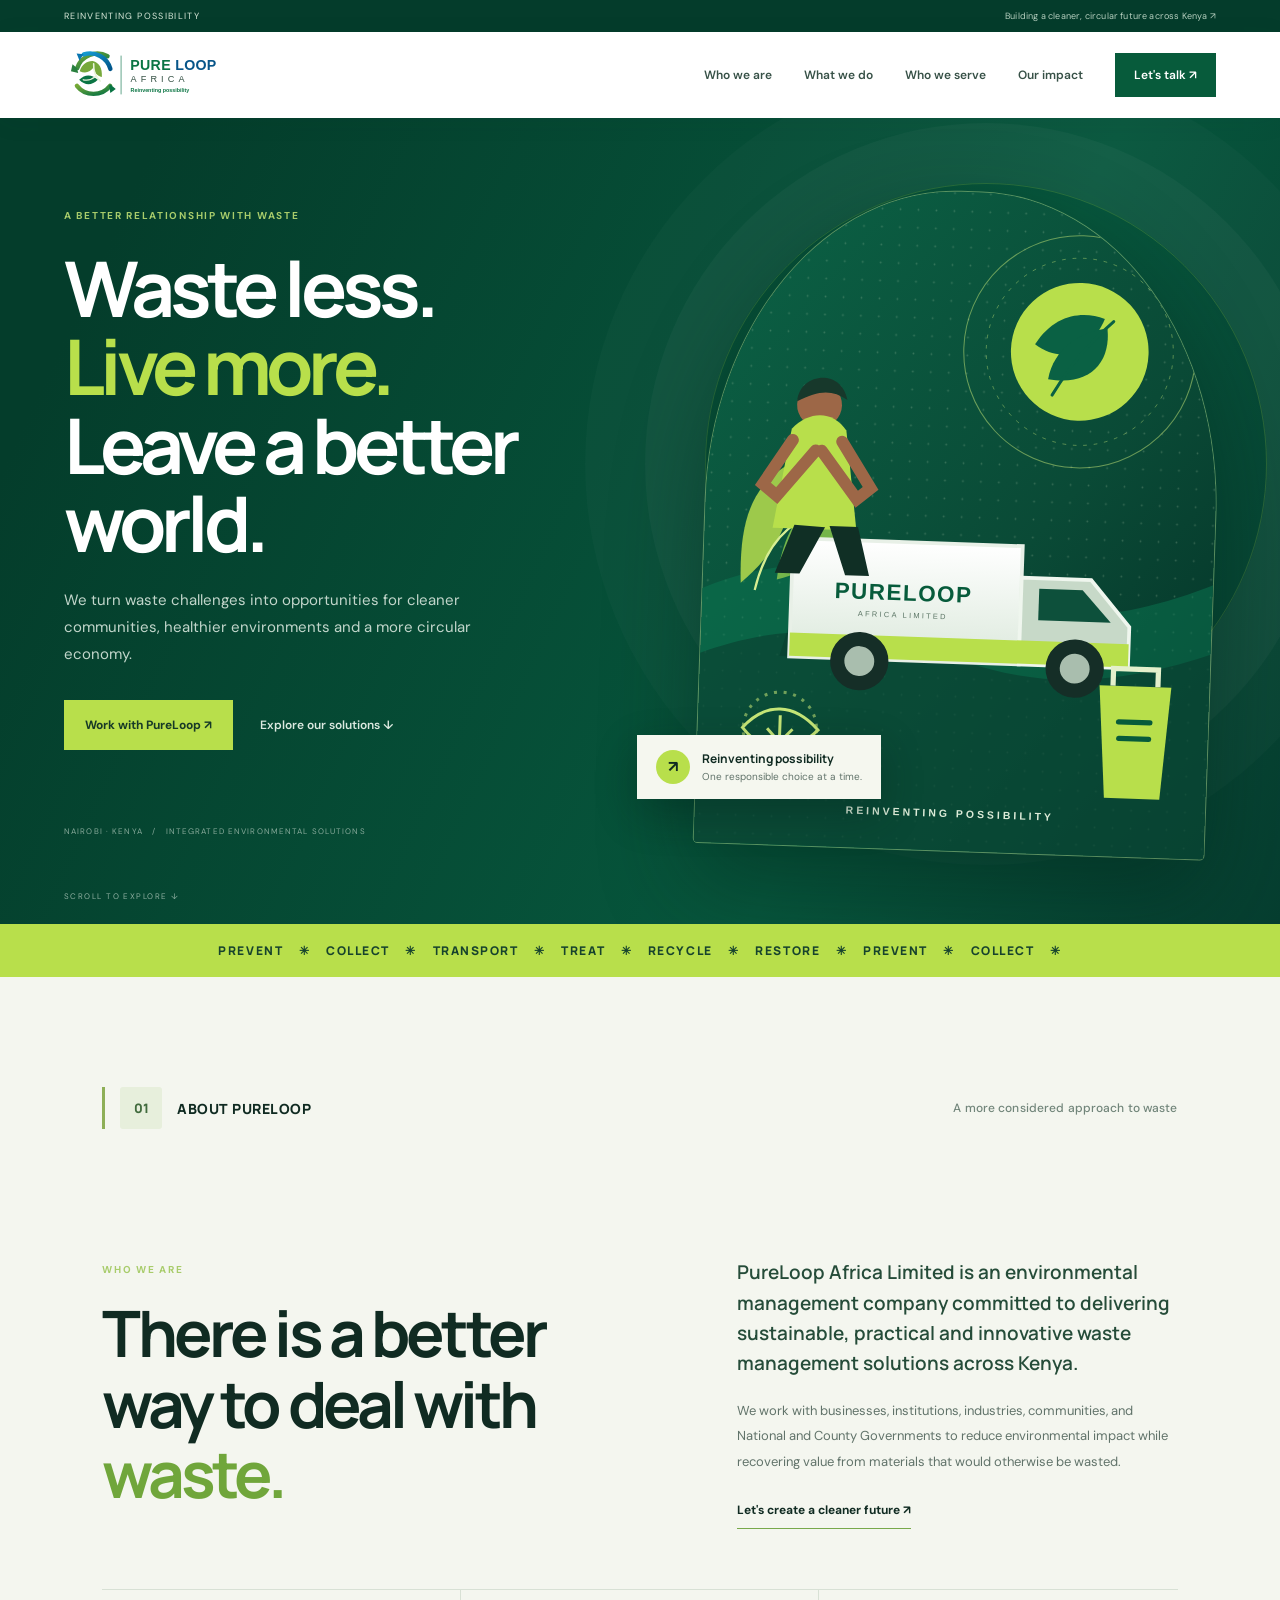
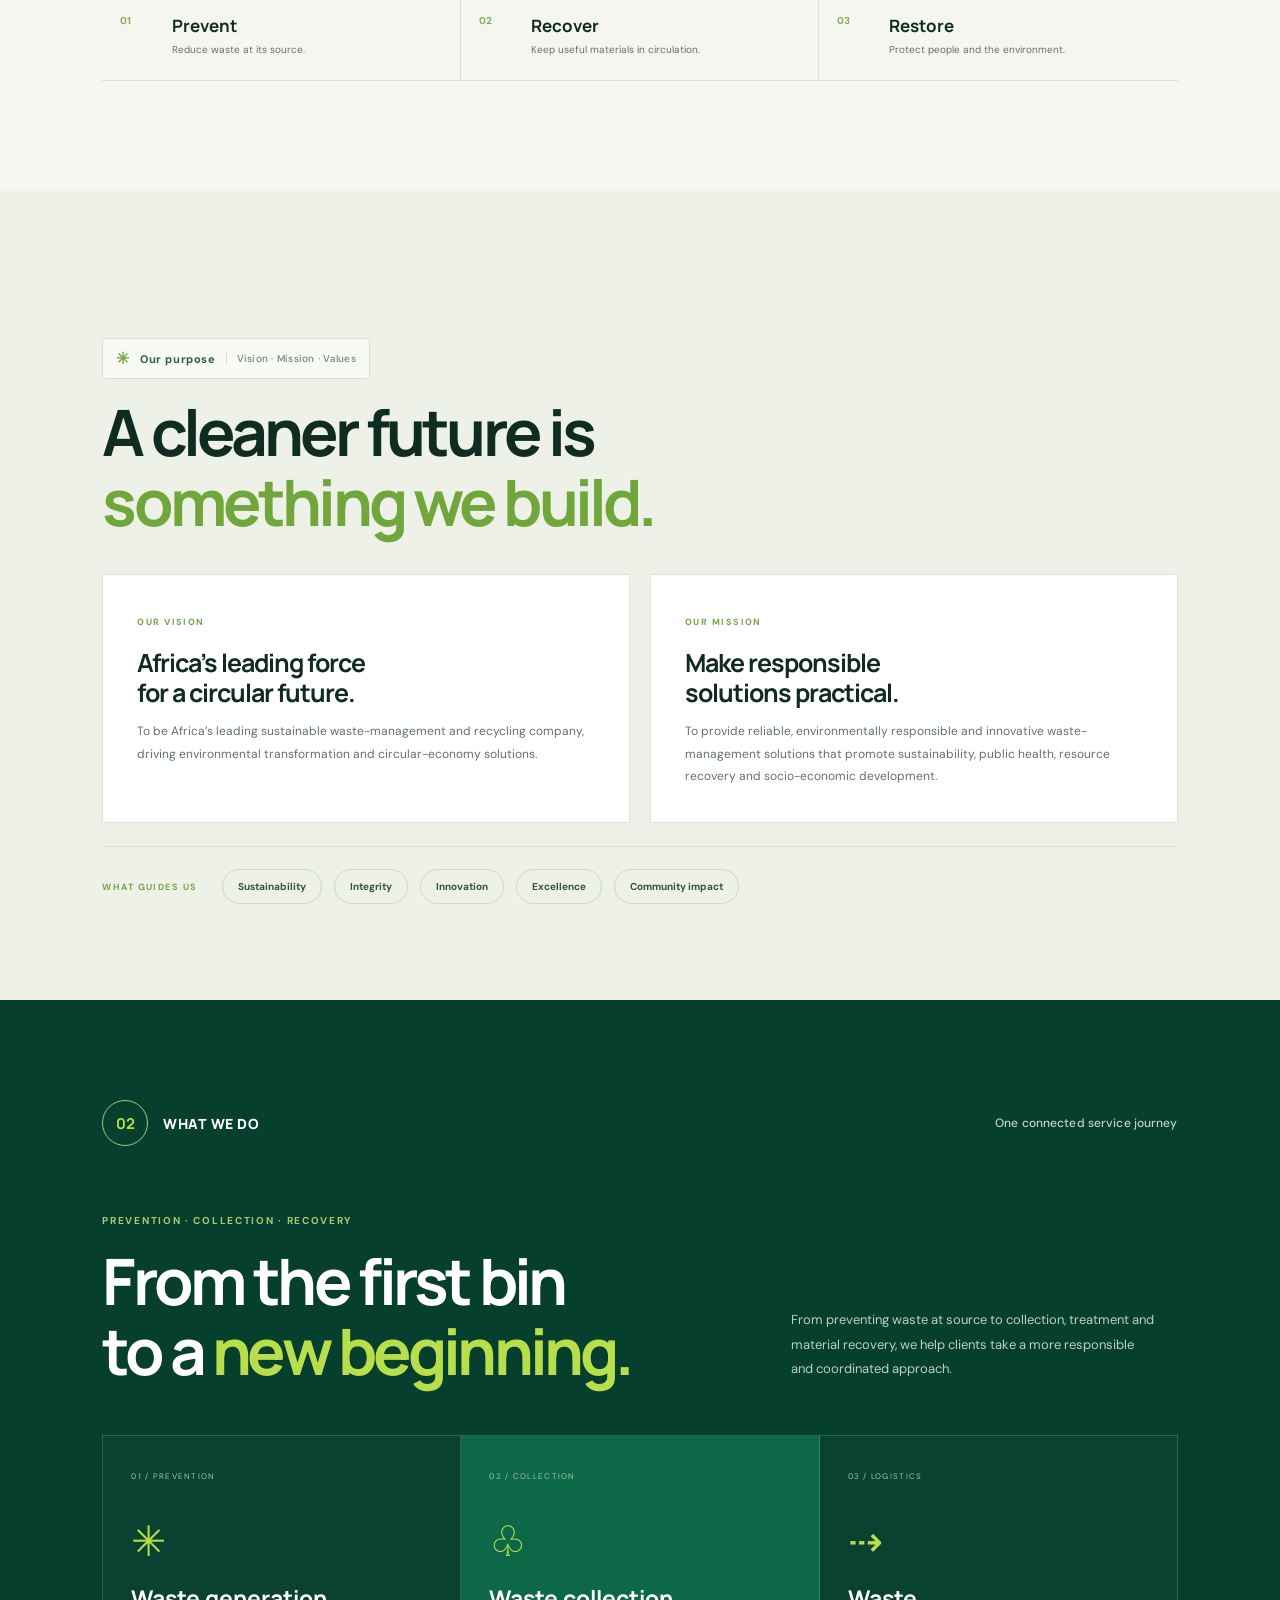
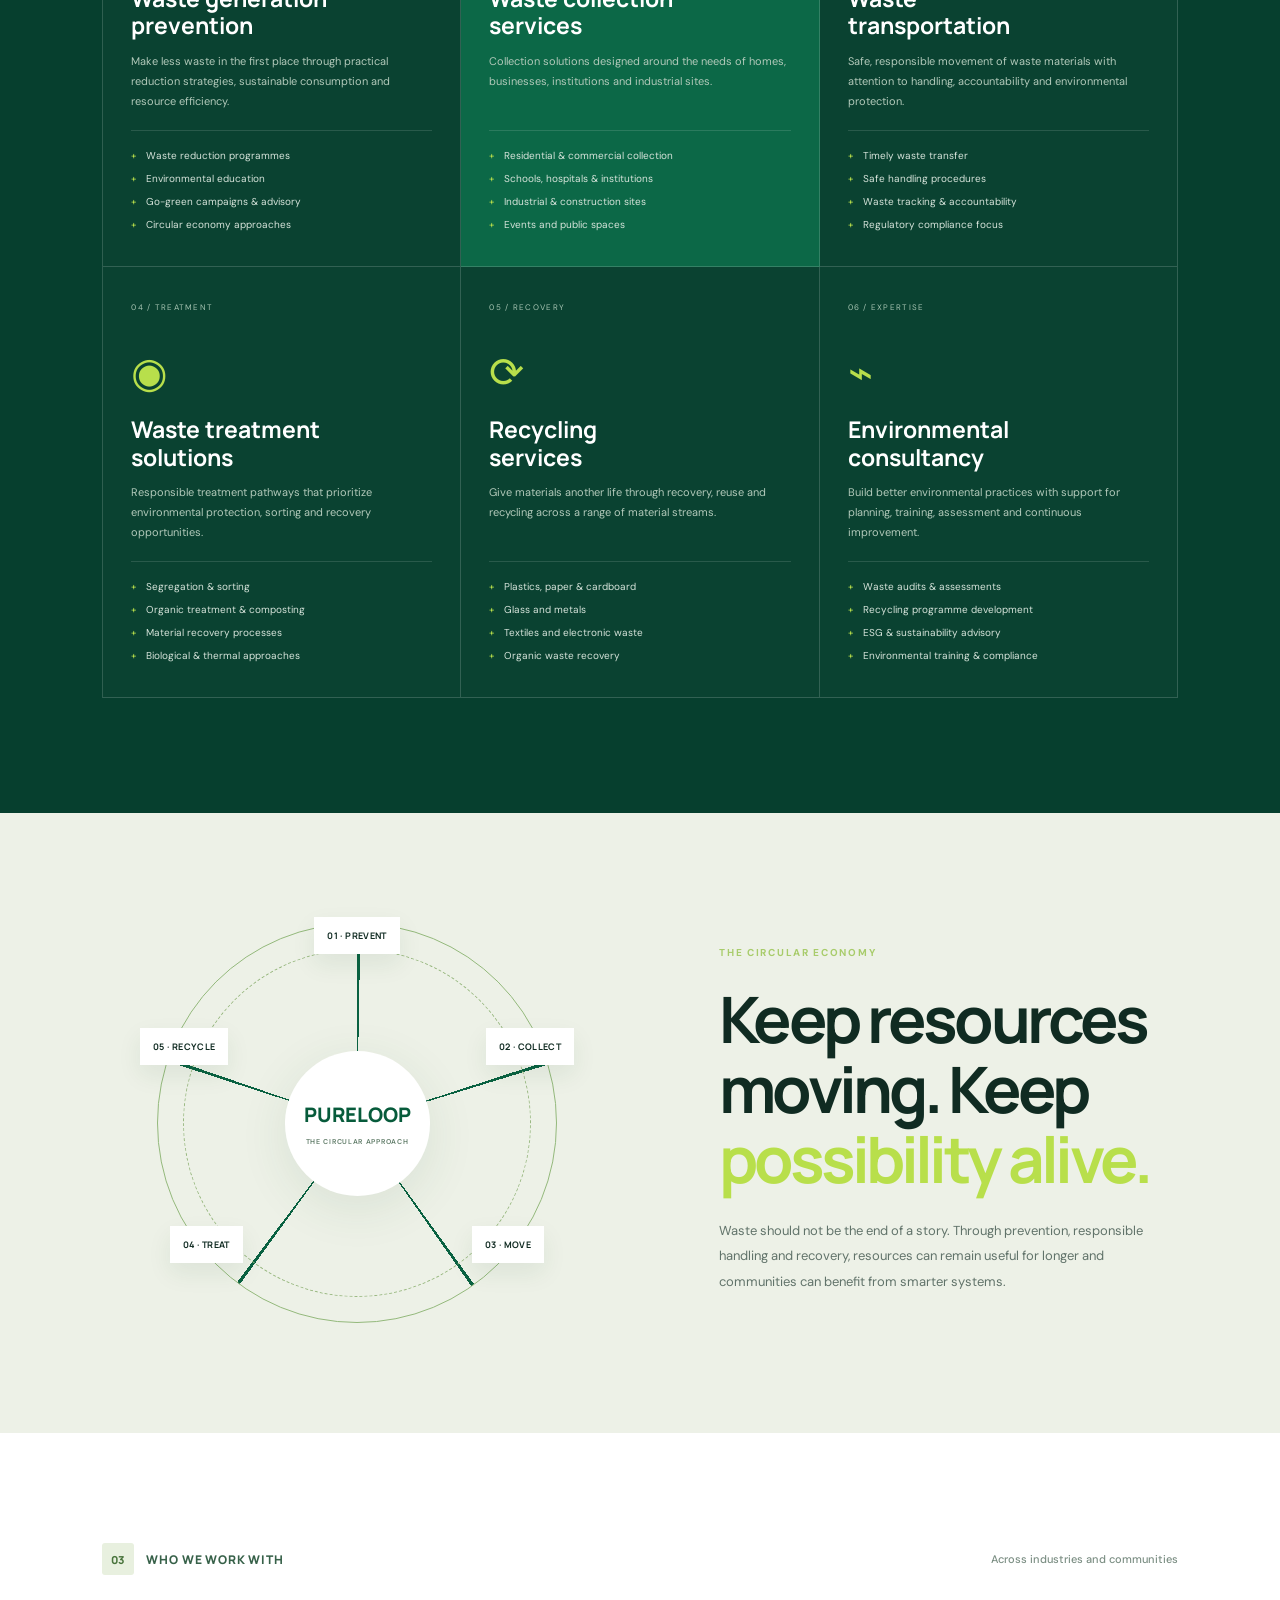
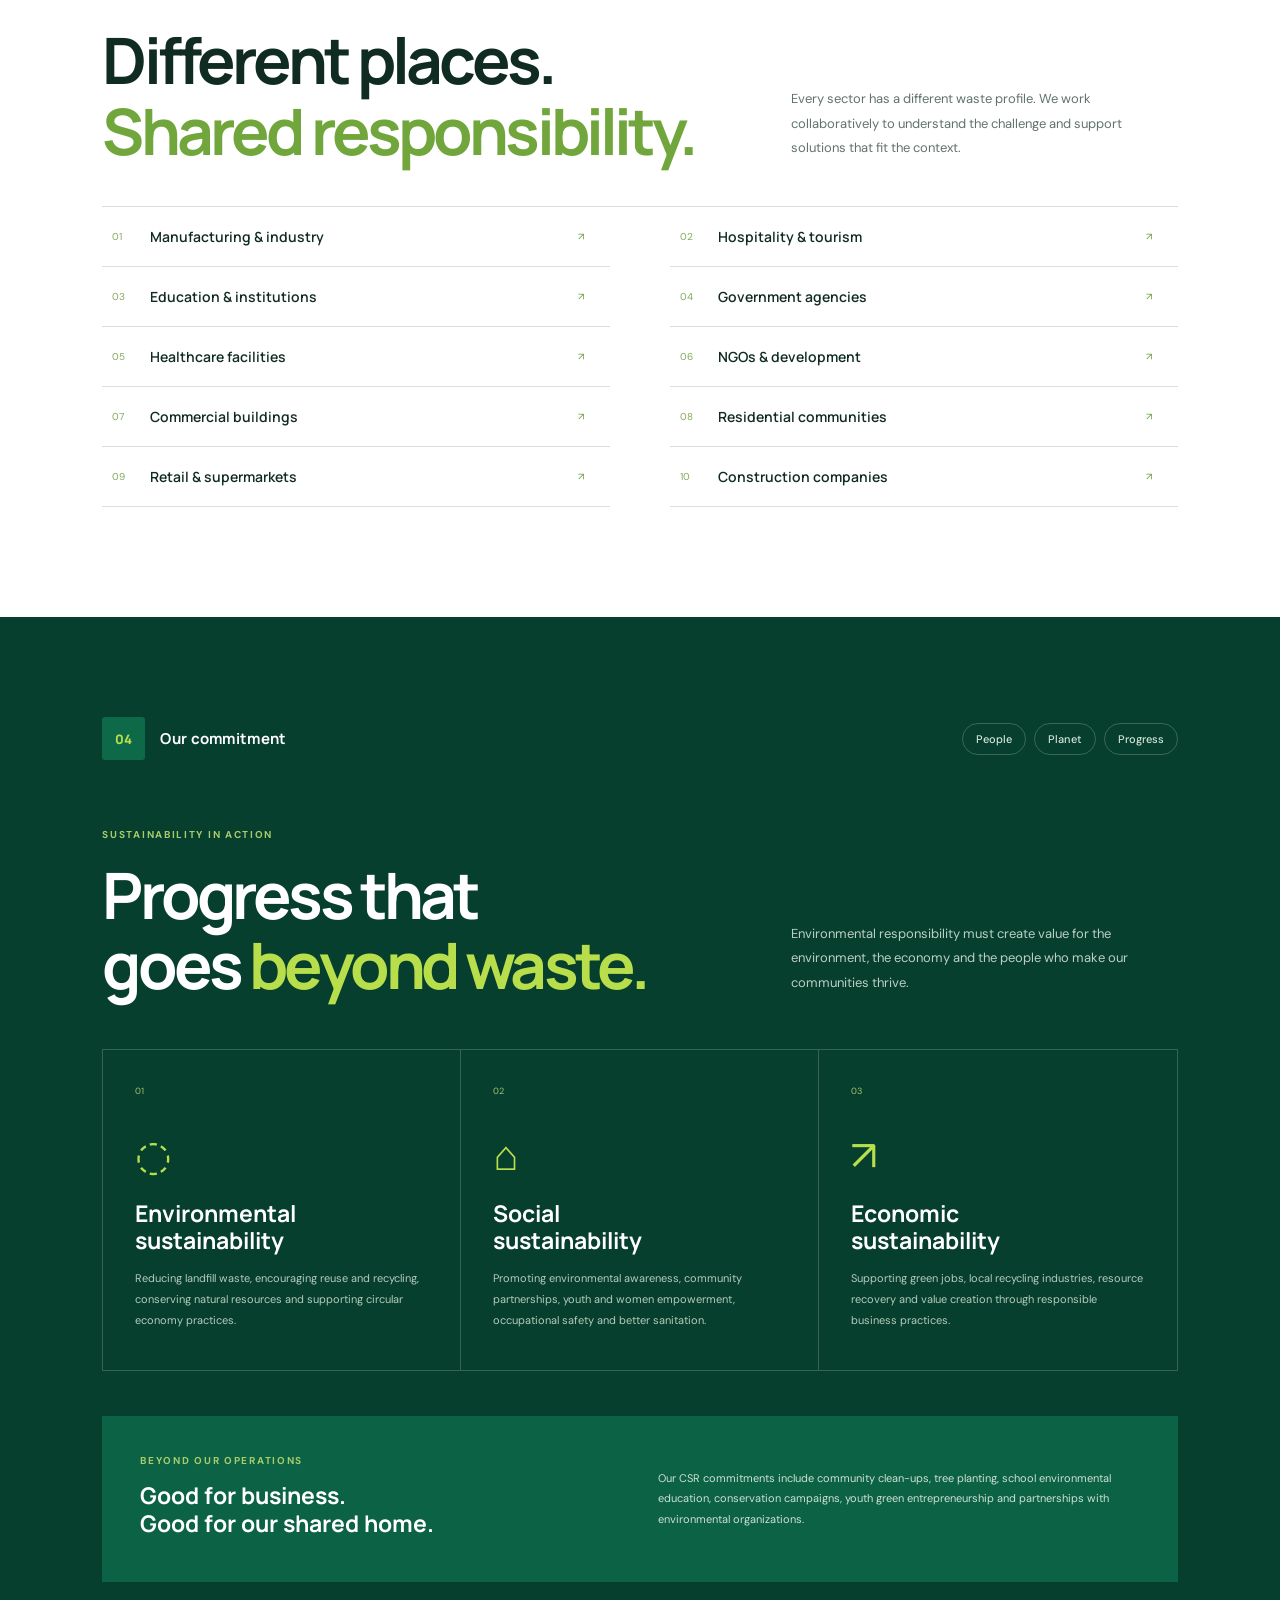
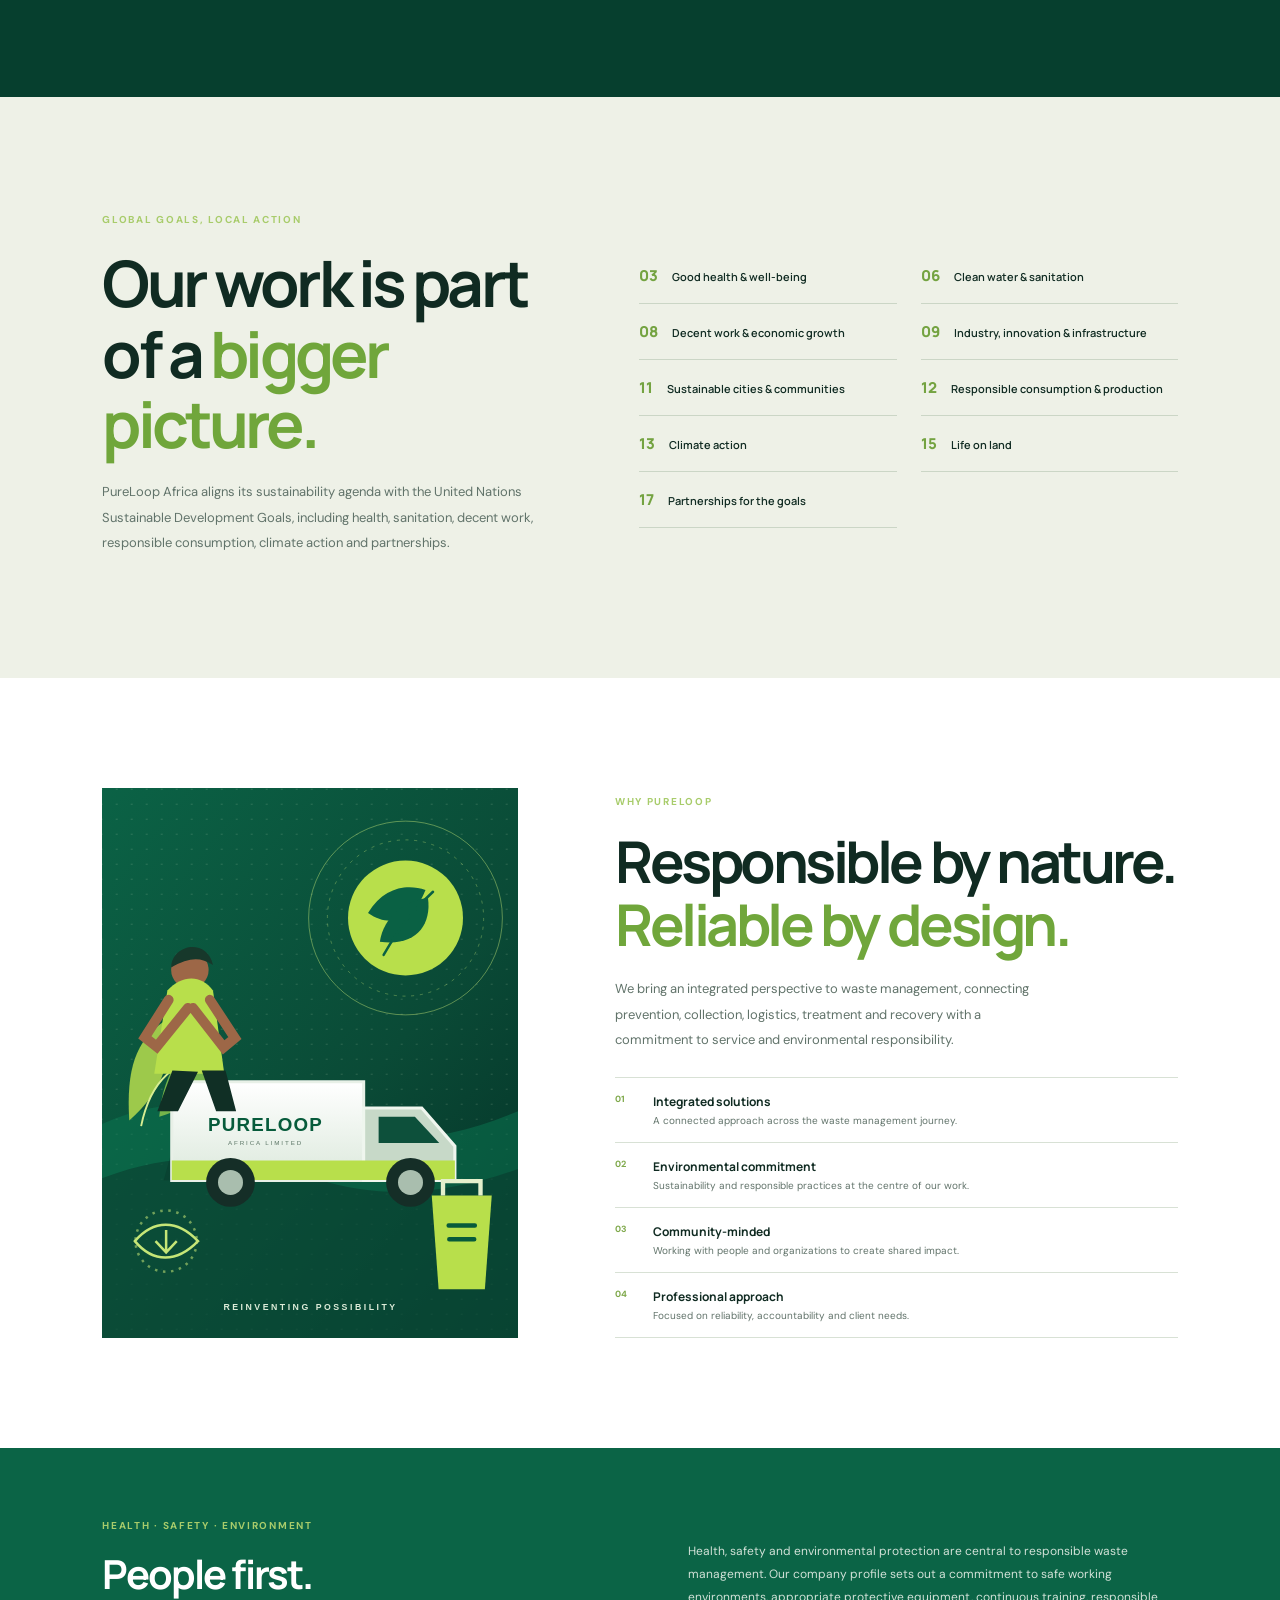
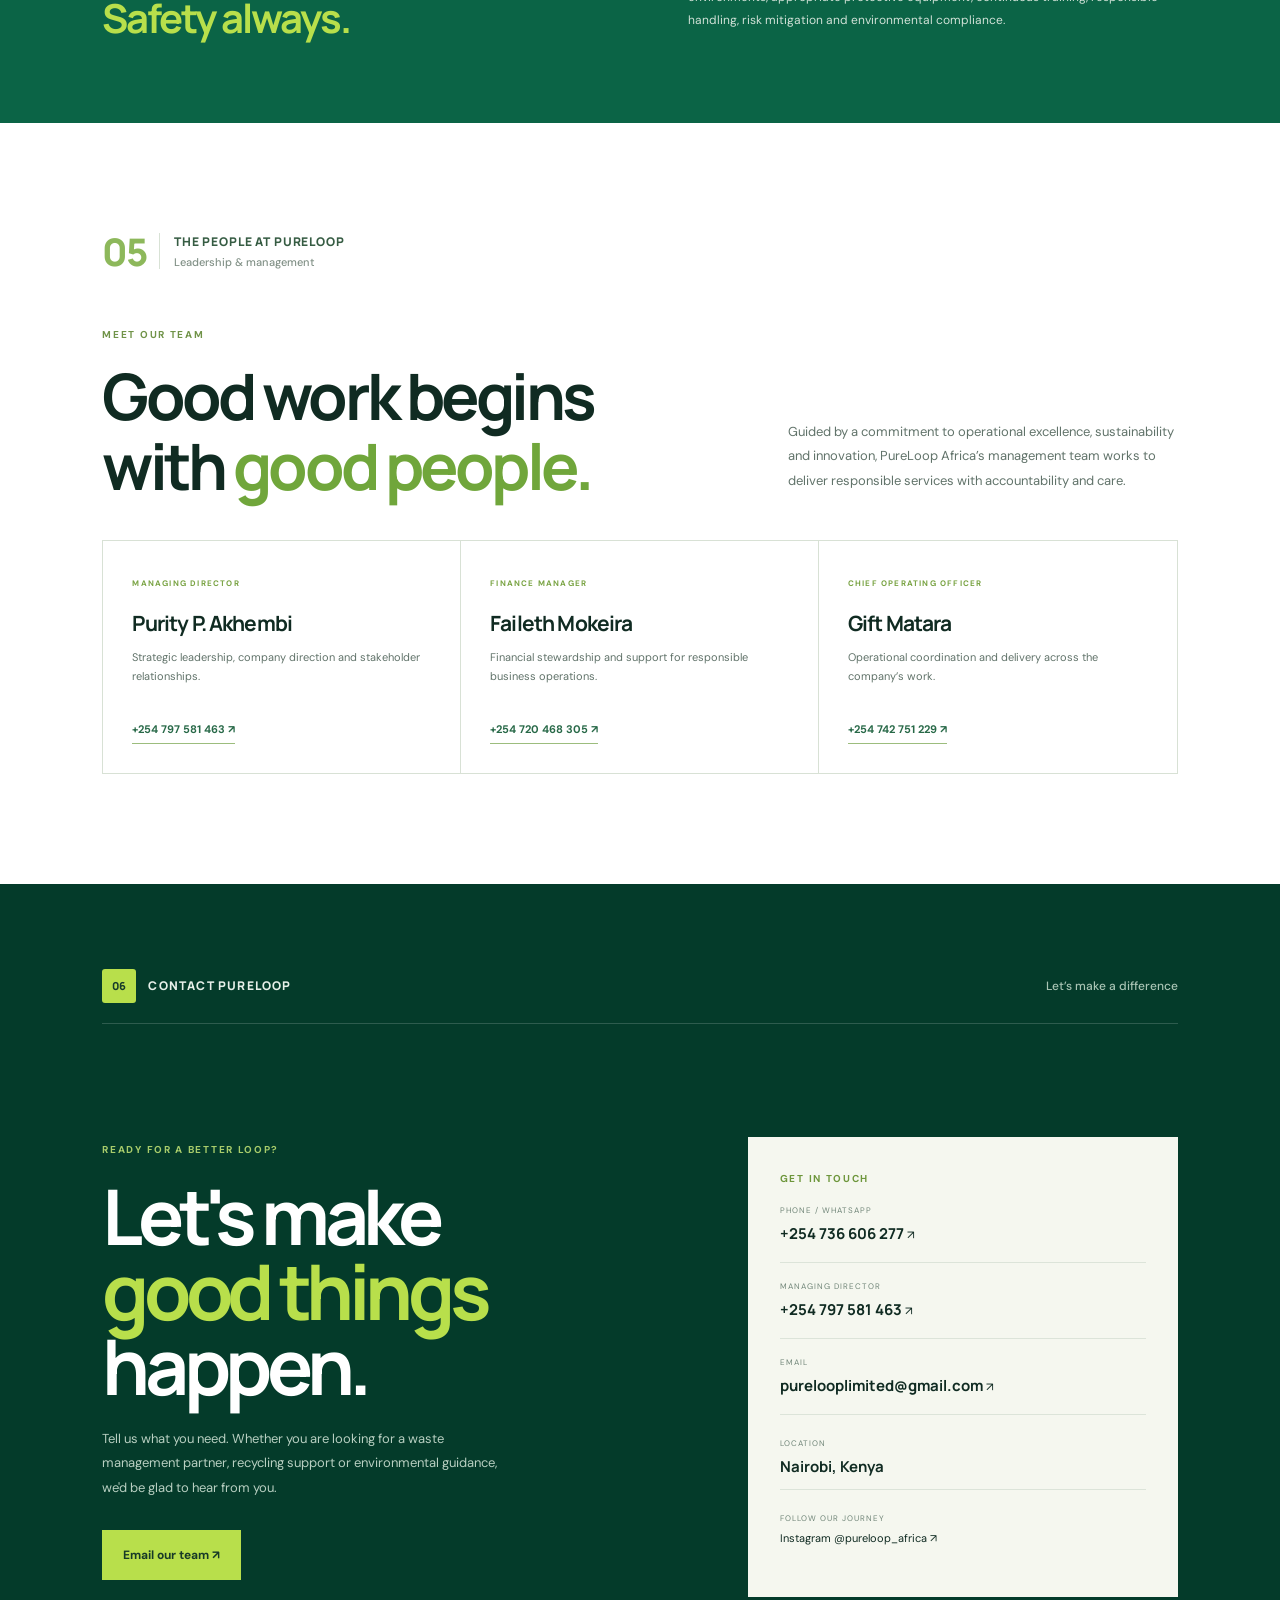
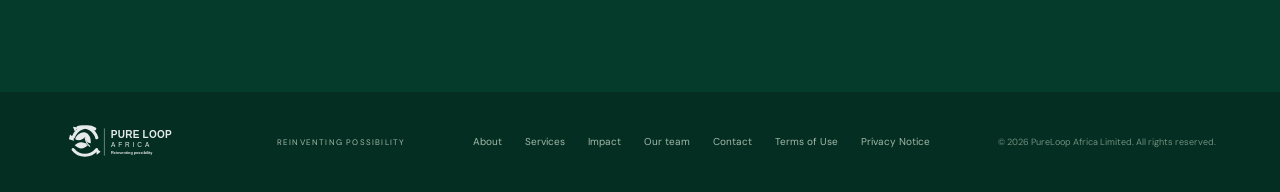
<file: index.html>
<!doctype html><html lang="en"><head><meta charset="utf-8"><meta name="viewport" content="width=device-width,initial-scale=1"><title>PureLoop Africa | Sustainable Waste Management & Recycling in Kenya</title><meta name="description" content="PureLoop Africa Limited delivers waste prevention, collection, transportation, treatment, recycling and environmental consultancy solutions across Kenya."><meta name="keywords" content="PureLoop Africa, waste management Kenya, waste collection Nairobi, recycling Kenya, environmental consultancy"><meta name="theme-color" content="#075b3b"><link rel="icon" type="image/png" href="assets/favicon.svg"><link rel="preconnect" href="https://fonts.googleapis.com"><link rel="preconnect" href="https://fonts.gstatic.com" crossorigin><link href="https://fonts.googleapis.com/css2?family=DM+Sans:wght@400;500;600;700&family=Manrope:wght@400;500;600;700;800&display=swap" rel="stylesheet"><link rel="canonical" href="https://matharabrian70-ux.github.io/PureLoop_Africa/"><meta property="og:title" content="PureLoop Africa | Reinventing Possibility"><meta property="og:description" content="Integrated waste management and recycling solutions across Kenya."><meta property="og:image" content="https://matharabrian70-ux.github.io/PureLoop_Africa/assets/hero.svg"><meta name="twitter:card" content="summary_large_image"><meta name="twitter:title" content="PureLoop Africa | Reinventing Possibility"><meta name="twitter:description" content="A cleaner future starts with a better loop."><link rel="stylesheet" href="styles.css"><script type="application/ld+json">{"@context":"https://schema.org","@type":"Organization","name":"PureLoop Africa Limited","url":"https://matharabrian70-ux.github.io/PureLoop_Africa/","logo":"https://matharabrian70-ux.github.io/PureLoop_Africa/assets/logo.svg","image":"https://matharabrian70-ux.github.io/PureLoop_Africa/assets/hero.svg","description":"Environmental management company in Kenya delivering waste prevention, collection, transportation, treatment, recycling and environmental consultancy.","email":"purelooplimited@gmail.com","telephone":"+254736606277","areaServed":{"@type":"Country","name":"Kenya"},"address":{"@type":"PostalAddress","addressLocality":"Nairobi","addressCountry":"KE"},"contactPoint":[{"@type":"ContactPoint","telephone":"+254736606277","contactType":"customer service","email":"purelooplimited@gmail.com"}],"sameAs":["https://www.instagram.com/pureloop_africa/"]}</script></head><body><div class="announce">REINVENTING POSSIBILITY <span>Building a cleaner, circular future across Kenya ↗</span></div><header><a class="brand" href="#top"><img src="assets/logo.svg" alt="PureLoop Africa"></a><button class="menu" aria-expanded="false" aria-label="Open menu">☰</button><nav><a href="#about">Who we are</a><a href="#services">What we do</a><a href="#sectors">Who we serve</a><a href="#impact">Our impact</a><a class="navbtn" href="#contact">Let's talk ↗</a></nav></header><main><section class="hero" id="top"><div class="hero-copy"><label>A BETTER RELATIONSHIP WITH WASTE</label><h1>Waste less.<br><em>Live more.</em><br>Leave a better world.</h1><p>We turn waste challenges into opportunities for cleaner communities, healthier environments and a more circular economy.</p><div class="actions"><a class="button" href="#contact">Work with PureLoop ↗</a><a class="link" href="#services">Explore our solutions ↓</a></div><small>NAIROBI · KENYA &nbsp; / &nbsp; INTEGRATED ENVIRONMENTAL SOLUTIONS</small></div><div class="hero-visual"><img src="assets/hero.svg" alt="PureLoop Africa waste collection and recycling operations"><div class="photo-tag"><b>↗</b><span>Reinventing possibility<small>One responsible choice at a time.</small></span></div></div><div class="scroll">SCROLL TO EXPLORE ↓</div></section><div class="ticker">PREVENT ✳ COLLECT ✳ TRANSPORT ✳ TREAT ✳ RECYCLE ✳ RESTORE ✳ PREVENT ✳ COLLECT ✳</div><section class="section about" id="about"><div class="editorial-kicker editorial-kicker--about"><span class="editorial-kicker__number">01</span><strong class="editorial-kicker__title">About PureLoop</strong><span class="editorial-kicker__note">A more considered approach to waste</span></div><div class="two"><div><label>WHO WE ARE</label><h2>There is a better<br>way to deal with <em>waste.</em></h2></div><div><p class="lead">PureLoop Africa Limited is an environmental management company committed to delivering sustainable, practical and innovative waste management solutions across Kenya.</p><p>We work with businesses, institutions, industries, communities, and National and County Governments to reduce environmental impact while recovering value from materials that would otherwise be wasted.</p><a class="under" href="#contact">Let's create a cleaner future ↗</a></div></div><div class="principles"><div><b>01</b><strong>Prevent</strong><small>Reduce waste at its source.</small></div><div><b>02</b><strong>Recover</strong><small>Keep useful materials in circulation.</small></div><div><b>03</b><strong>Restore</strong><small>Protect people and the environment.</small></div></div></section><section class="section purpose" id="purpose"><div class="purpose-heading"><label class="purpose-label"><span>✳</span> Our purpose <small>Vision · Mission · Values</small></label><h2>A cleaner future is<br><em>something we build.</em></h2></div><div class="purpose-grid"><article><span>OUR VISION</span><h3>Africa’s leading force<br>for a circular future.</h3><p>To be Africa’s leading sustainable waste-management and recycling company, driving environmental transformation and circular-economy solutions.</p></article><article><span>OUR MISSION</span><h3>Make responsible<br>solutions practical.</h3><p>To provide reliable, environmentally responsible and innovative waste-management solutions that promote sustainability, public health, resource recovery and socio-economic development.</p></article></div><div class="values"><span>WHAT GUIDES US</span><b>Sustainability</b><b>Integrity</b><b>Innovation</b><b>Excellence</b><b>Community impact</b></div></section><section class="section services" id="services"><div class="editorial-kicker editorial-kicker--services"><span class="editorial-kicker__number">02</span><strong class="editorial-kicker__title">What we do</strong><span class="editorial-kicker__note">One connected service journey</span></div><div class="section-head"><div><label>PREVENTION · COLLECTION · RECOVERY</label><h2>From the first bin<br>to a <em>new beginning.</em></h2></div><p>From preventing waste at source to collection, treatment and material recovery, we help clients take a more responsible and coordinated approach.</p></div><div class="cards"><article><small>01 / PREVENTION</small><div class="icon">✳</div><h3>Waste generation<br>prevention</h3><p>Make less waste in the first place through practical reduction strategies, sustainable consumption and resource efficiency.</p><ul><li>Waste reduction programmes</li><li>Environmental education</li><li>Go-green campaigns & advisory</li><li>Circular economy approaches</li></ul></article><article class="highlight"><small>02 / COLLECTION</small><div class="icon">♧</div><h3>Waste collection<br>services</h3><p>Collection solutions designed around the needs of homes, businesses, institutions and industrial sites.</p><ul><li>Residential & commercial collection</li><li>Schools, hospitals & institutions</li><li>Industrial & construction sites</li><li>Events and public spaces</li></ul></article><article><small>03 / LOGISTICS</small><div class="icon">⇢</div><h3>Waste<br>transportation</h3><p>Safe, responsible movement of waste materials with attention to handling, accountability and environmental protection.</p><ul><li>Timely waste transfer</li><li>Safe handling procedures</li><li>Waste tracking & accountability</li><li>Regulatory compliance focus</li></ul></article><article><small>04 / TREATMENT</small><div class="icon">◉</div><h3>Waste treatment<br>solutions</h3><p>Responsible treatment pathways that prioritize environmental protection, sorting and recovery opportunities.</p><ul><li>Segregation & sorting</li><li>Organic treatment & composting</li><li>Material recovery processes</li><li>Biological & thermal approaches</li></ul></article><article><small>05 / RECOVERY</small><div class="icon">⟳</div><h3>Recycling<br>services</h3><p>Give materials another life through recovery, reuse and recycling across a range of material streams.</p><ul><li>Plastics, paper & cardboard</li><li>Glass and metals</li><li>Textiles and electronic waste</li><li>Organic waste recovery</li></ul></article><article><small>06 / EXPERTISE</small><div class="icon">⌁</div><h3>Environmental<br>consultancy</h3><p>Build better environmental practices with support for planning, training, assessment and continuous improvement.</p><ul><li>Waste audits & assessments</li><li>Recycling programme development</li><li>ESG & sustainability advisory</li><li>Environmental training & compliance</li></ul></article></div></section><section class="section circular"><div class="circle"><div class="center">PURELOOP<br><small>THE CIRCULAR APPROACH</small></div><span class="c1">01 · PREVENT</span><span class="c2">02 · COLLECT</span><span class="c3">03 · MOVE</span><span class="c4">04 · TREAT</span><span class="c5">05 · RECYCLE</span></div><div><label>THE CIRCULAR ECONOMY</label><h2>Keep resources<br>moving. Keep<br><em>possibility alive.</em></h2><p>Waste should not be the end of a story. Through prevention, responsible handling and recovery, resources can remain useful for longer and communities can benefit from smarter systems.</p></div></section><section class="section sectors" id="sectors"><div class="sector-prelude"><span class="sector-prelude__mark">03</span><strong>Who we work with</strong><small>Across industries and communities</small></div><div class="section-head"><h2>Different places.<br><em>Shared responsibility.</em></h2><p>Every sector has a different waste profile. We work collaboratively to understand the challenge and support solutions that fit the context.</p></div><div class="sector-grid"><div>01 <b>Manufacturing & industry</b><i>↗</i></div><div>02 <b>Hospitality & tourism</b><i>↗</i></div><div>03 <b>Education & institutions</b><i>↗</i></div><div>04 <b>Government agencies</b><i>↗</i></div><div>05 <b>Healthcare facilities</b><i>↗</i></div><div>06 <b>NGOs & development</b><i>↗</i></div><div>07 <b>Commercial buildings</b><i>↗</i></div><div>08 <b>Residential communities</b><i>↗</i></div><div>09 <b>Retail & supermarkets</b><i>↗</i></div><div>10 <b>Construction companies</b><i>↗</i></div></div></section><section class="section impact" id="impact"><div class="impact-prelude"><div class="impact-prelude__title"><span>04</span><strong>Our commitment</strong></div><div class="impact-prelude__themes"><span>People</span><span>Planet</span><span>Progress</span></div></div><div class="section-head"><div><label>SUSTAINABILITY IN ACTION</label><h2>Progress that<br>goes <em>beyond waste.</em></h2></div><p>Environmental responsibility must create value for the environment, the economy and the people who make our communities thrive.</p></div><div class="impact-grid"><article><span>01</span><div class="icon">◌</div><h3>Environmental<br>sustainability</h3><p>Reducing landfill waste, encouraging reuse and recycling, conserving natural resources and supporting circular economy practices.</p></article><article><span>02</span><div class="icon">⌂</div><h3>Social<br>sustainability</h3><p>Promoting environmental awareness, community partnerships, youth and women empowerment, occupational safety and better sanitation.</p></article><article><span>03</span><div class="icon">↗</div><h3>Economic<br>sustainability</h3><p>Supporting green jobs, local recycling industries, resource recovery and value creation through responsible business practices.</p></article></div><div class="csr"><div><label>BEYOND OUR OPERATIONS</label><h3>Good for business.<br>Good for our shared home.</h3></div><p>Our CSR commitments include community clean-ups, tree planting, school environmental education, conservation campaigns, youth green entrepreneurship and partnerships with environmental organizations.</p></div></section><section class="section sdg"><div><label>GLOBAL GOALS, LOCAL ACTION</label><h2>Our work is part<br>of a <em>bigger picture.</em></h2><p>PureLoop Africa aligns its sustainability agenda with the United Nations Sustainable Development Goals, including health, sanitation, decent work, responsible consumption, climate action and partnerships.</p></div><div class="sdg-grid"><span><b>03</b> Good health & well-being</span><span><b>06</b> Clean water & sanitation</span><span><b>08</b> Decent work & economic growth</span><span><b>09</b> Industry, innovation & infrastructure</span><span><b>11</b> Sustainable cities & communities</span><span><b>12</b> Responsible consumption & production</span><span><b>13</b> Climate action</span><span><b>15</b> Life on land</span><span><b>17</b> Partnerships for the goals</span></div></section><section class="section why"><img src="assets/hero.svg" alt="PureLoop Africa waste collection"><div><label>WHY PURELOOP</label><h2>Responsible by nature.<br><em>Reliable by design.</em></h2><p>We bring an integrated perspective to waste management, connecting prevention, collection, logistics, treatment and recovery with a commitment to service and environmental responsibility.</p><div class="why-list"><p><b>01</b><span><strong>Integrated solutions</strong><small>A connected approach across the waste management journey.</small></span></p><p><b>02</b><span><strong>Environmental commitment</strong><small>Sustainability and responsible practices at the centre of our work.</small></span></p><p><b>03</b><span><strong>Community-minded</strong><small>Working with people and organizations to create shared impact.</small></span></p><p><b>04</b><span><strong>Professional approach</strong><small>Focused on reliability, accountability and client needs.</small></span></p></div></div></section><section class="hse section"><div><label>HEALTH · SAFETY · ENVIRONMENT</label><h2>People first.<br><em>Safety always.</em></h2></div><p>Health, safety and environmental protection are central to responsible waste management. Our company profile sets out a commitment to safe working environments, appropriate protective equipment, continuous training, responsible handling, risk mitigation and environmental compliance.</p></section><section class="section leadership" id="leadership"><div class="team-prelude"><span class="team-prelude__number">05</span><div><strong>The people at PureLoop</strong><small>Leadership &amp; management</small></div></div><div class="leadership-head"><div><label>MEET OUR TEAM</label><h2>Good work begins<br>with <em>good people.</em></h2></div><p>Guided by a commitment to operational excellence, sustainability and innovation, PureLoop Africa’s management team works to deliver responsible services with accountability and care.</p></div><div class="team-grid"><article><span>MANAGING DIRECTOR</span><h3>Purity P. Akhembi</h3><p>Strategic leadership, company direction and stakeholder relationships.</p><a href="tel:+254797581463">+254 797 581 463 ↗</a></article><article><span>FINANCE MANAGER</span><h3>Faileth Mokeira</h3><p>Financial stewardship and support for responsible business operations.</p><a href="tel:+254720468305">+254 720 468 305 ↗</a></article><article><span>CHIEF OPERATING OFFICER</span><h3>Gift Matara</h3><p>Operational coordination and delivery across the company’s work.</p><a href="tel:+254742751229">+254 742 751 229 ↗</a></article></div></section><section class="contact section" id="contact"><div class="contact-prelude"><span class="contact-prelude__mark">06</span><strong>Contact PureLoop</strong><small>Let’s make a difference</small></div><div class="contact-grid"><div><label>READY FOR A BETTER LOOP?</label><h2>Let's make<br><em>good things</em><br>happen.</h2><p>Tell us what you need. Whether you are looking for a waste management partner, recycling support or environmental guidance, we'd be glad to hear from you.</p><a class="button" href="mailto:purelooplimited@gmail.com?subject=Enquiry%20for%20PureLoop%20Africa">Email our team ↗</a></div><aside><label>GET IN TOUCH</label><a href="https://wa.me/254736606277" target="_blank" rel="noopener"><small>PHONE / WHATSAPP</small><strong>+254 736 606 277</strong> ↗</a><a href="tel:+254797581463"><small>MANAGING DIRECTOR</small><strong>+254 797 581 463</strong> ↗</a><a href="mailto:purelooplimited@gmail.com"><small>EMAIL</small><strong>purelooplimited@gmail.com</strong> ↗</a><p><small>LOCATION</small><strong>Nairobi, Kenya</strong></p><p><small>FOLLOW OUR JOURNEY</small><a href="https://www.instagram.com/pureloop_africa/" target="_blank" rel="noopener">Instagram @pureloop_africa ↗</a></p></aside></div></section></main><footer><img src="assets/logo.svg" alt="PureLoop Africa"><span>REINVENTING POSSIBILITY</span><nav><a href="#about">About</a><a href="#services">Services</a><a href="#impact">Impact</a><a href="#leadership">Our team</a><a href="#contact">Contact</a><a href="terms.html">Terms of Use</a><a href="privacy.html">Privacy Notice</a></nav><small>© <span id="year"></span> PureLoop Africa Limited. All rights reserved.</small></footer><a class="top" href="#top" aria-label="Back to top">↑</a><script src="script.js"></script></body></html>
</file>
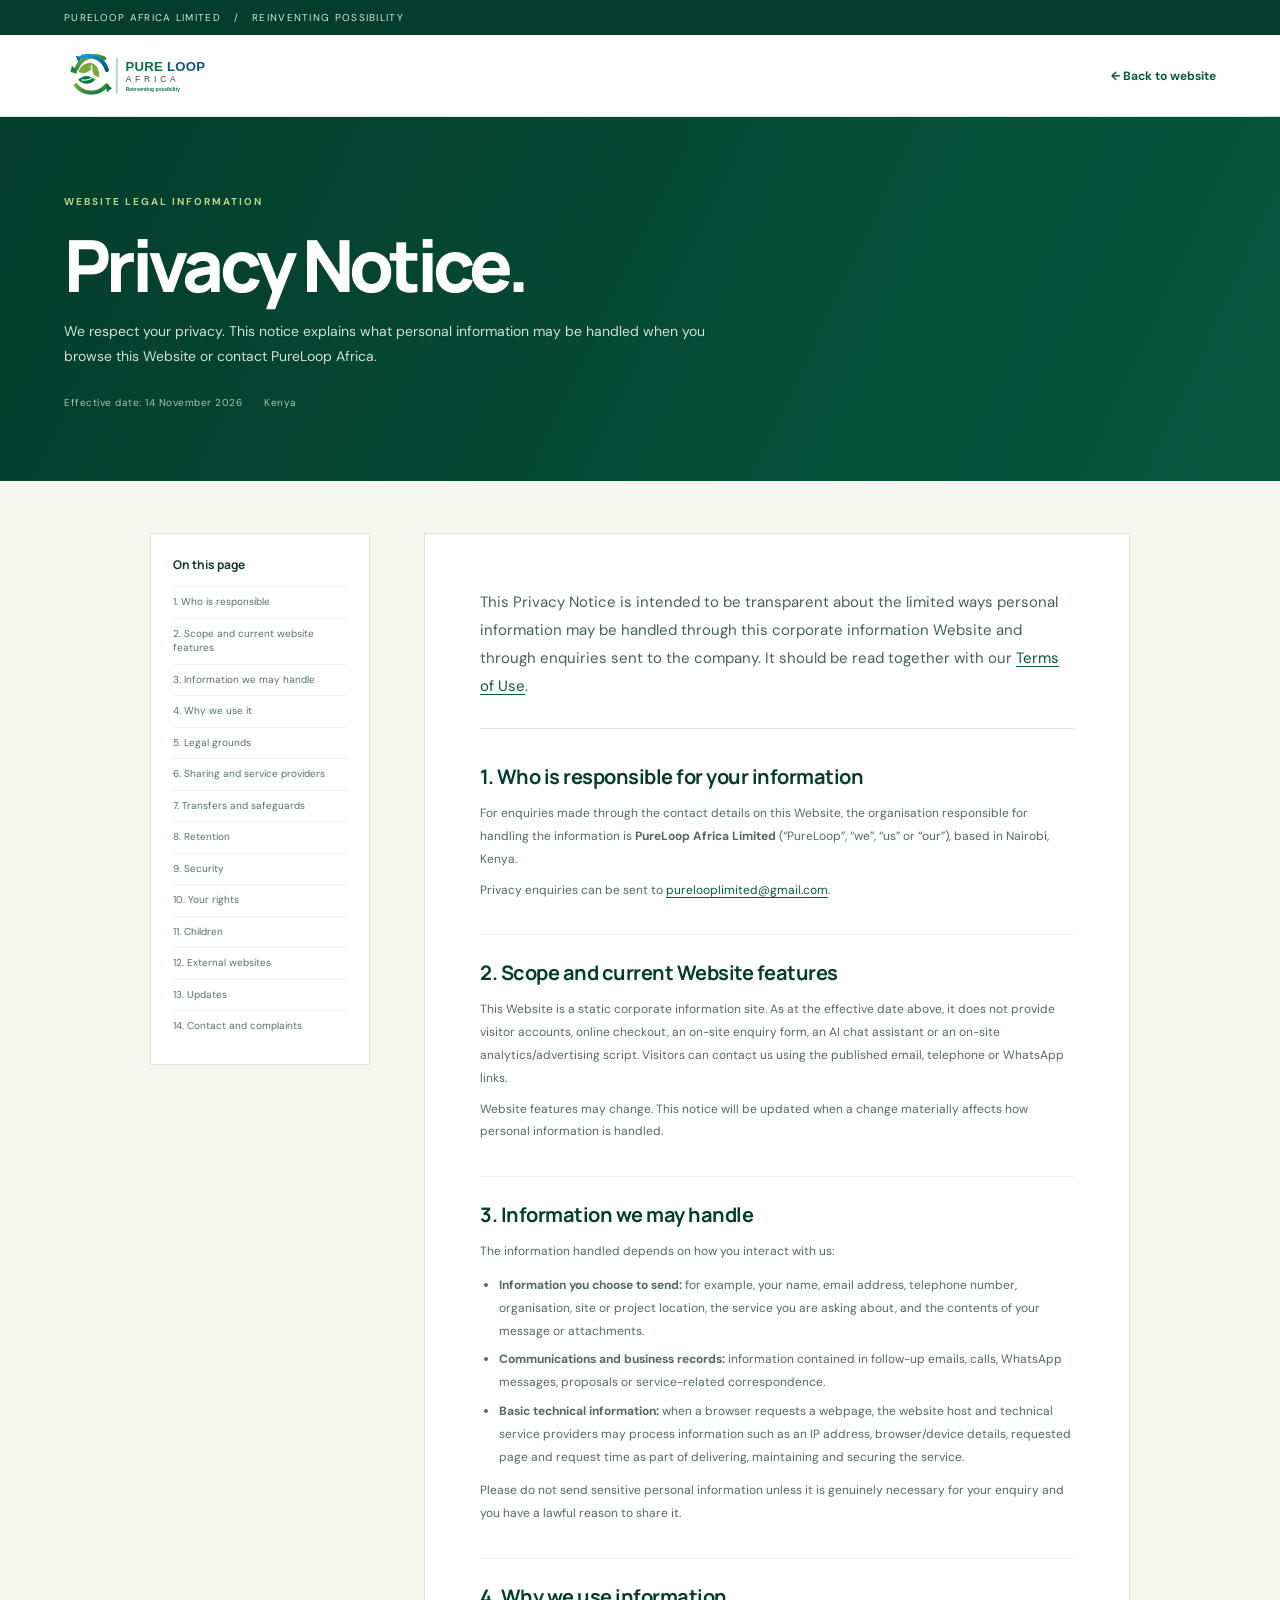
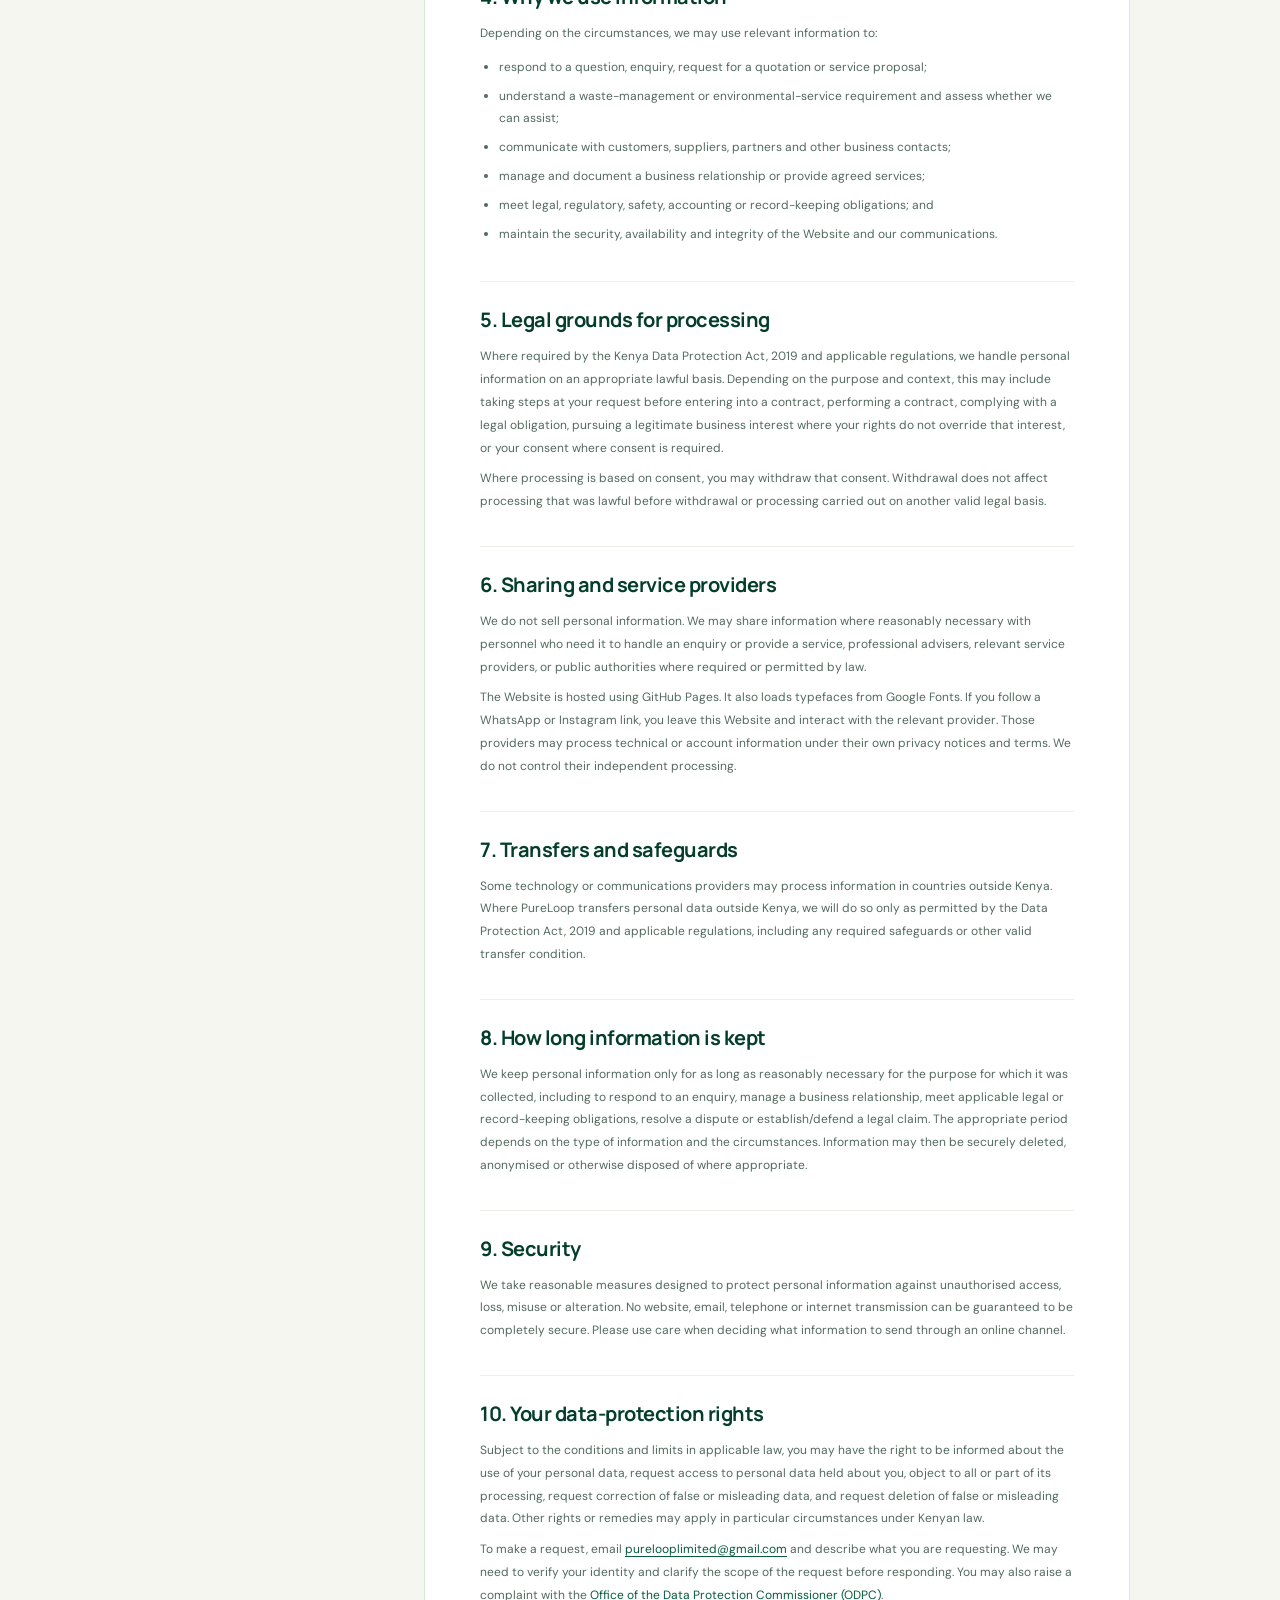
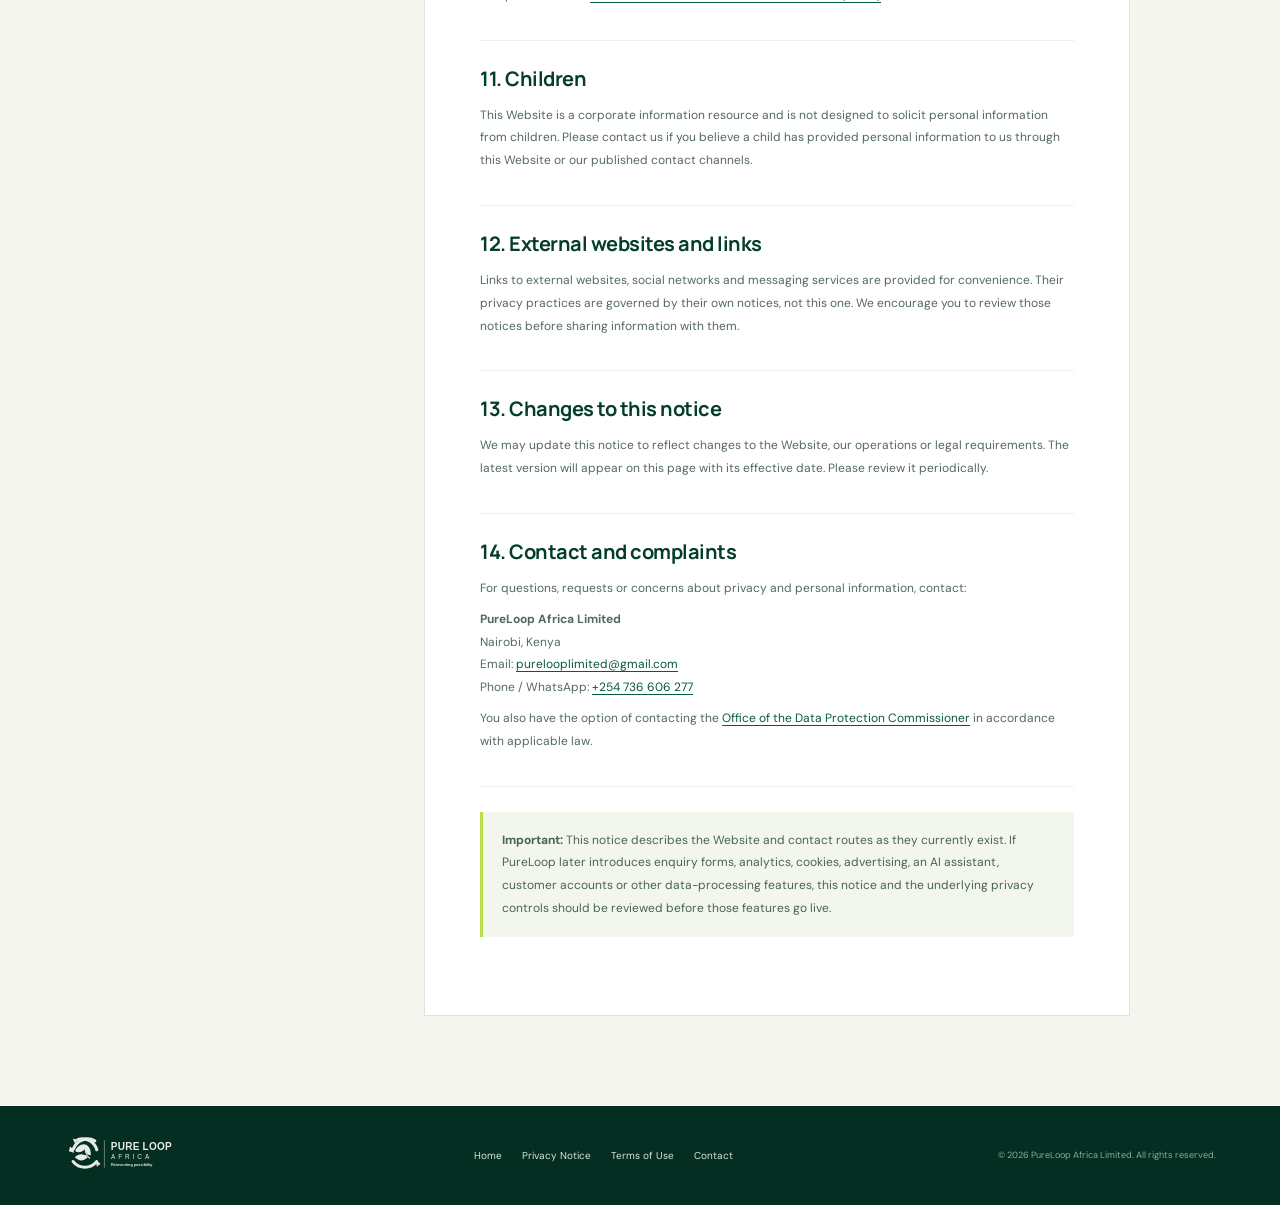
<file: privacy.html>
<!doctype html>
<html lang="en">
<head>
<meta charset="utf-8"><meta name="viewport" content="width=device-width,initial-scale=1">
<title>Privacy Notice | PureLoop Africa</title>
<meta name="description" content="Learn how PureLoop Africa Limited handles personal information when you visit the website or contact the company.">
<meta name="theme-color" content="#075b3b">
<link rel="canonical" href="https://matharabrian70-ux.github.io/PureLoop_Africa/privacy.html">
<link rel="icon" type="image/svg+xml" href="assets/favicon.svg">
<link rel="preconnect" href="https://fonts.googleapis.com"><link rel="preconnect" href="https://fonts.gstatic.com" crossorigin>
<link href="https://fonts.googleapis.com/css2?family=DM+Sans:wght@400;500;600;700&family=Manrope:wght@400;500;600;700;800&display=swap" rel="stylesheet">
<link rel="stylesheet" href="legal.css">
</head>
<body>
<div class="topline">PureLoop Africa Limited &nbsp; / &nbsp; Reinventing possibility</div>
<header><a class="brand" href="index.html" aria-label="PureLoop Africa home"><img src="assets/logo.svg" alt="PureLoop Africa"></a><a class="back" href="index.html">← Back to website</a></header>
<section class="hero"><div class="eyebrow">Website legal information</div><h1>Privacy Notice.</h1><p>We respect your privacy. This notice explains what personal information may be handled when you browse this Website or contact PureLoop Africa.</p><div class="meta"><span>Effective date: 14 November 2026</span><span>Kenya</span></div></section>
<main>
<aside class="toc" aria-label="Contents"><strong>On this page</strong>
<a href="#controller">1. Who is responsible</a><a href="#scope">2. Scope and current website features</a><a href="#information">3. Information we may handle</a><a href="#purposes">4. Why we use it</a><a href="#lawful">5. Legal grounds</a><a href="#sharing">6. Sharing and service providers</a><a href="#transfers">7. Transfers and safeguards</a><a href="#retention">8. Retention</a><a href="#security">9. Security</a><a href="#rights">10. Your rights</a><a href="#children">11. Children</a><a href="#external">12. External websites</a><a href="#updates">13. Updates</a><a href="#contact">14. Contact and complaints</a></aside>
<article class="content">
<p class="intro">This Privacy Notice is intended to be transparent about the limited ways personal information may be handled through this corporate information Website and through enquiries sent to the company. It should be read together with our <a href="terms.html">Terms of Use</a>.</p>
<section id="controller"><h2>1. Who is responsible for your information</h2><p>For enquiries made through the contact details on this Website, the organisation responsible for handling the information is <strong>PureLoop Africa Limited</strong> (“PureLoop”, “we”, “us” or “our”), based in Nairobi, Kenya.</p><p>Privacy enquiries can be sent to <a href="mailto:purelooplimited@gmail.com">purelooplimited@gmail.com</a>.</p></section>
<section id="scope"><h2>2. Scope and current Website features</h2><p>This Website is a static corporate information site. As at the effective date above, it does not provide visitor accounts, online checkout, an on-site enquiry form, an AI chat assistant or an on-site analytics/advertising script. Visitors can contact us using the published email, telephone or WhatsApp links.</p><p>Website features may change. This notice will be updated when a change materially affects how personal information is handled.</p></section>
<section id="information"><h2>3. Information we may handle</h2><p>The information handled depends on how you interact with us:</p><ul><li><strong>Information you choose to send:</strong> for example, your name, email address, telephone number, organisation, site or project location, the service you are asking about, and the contents of your message or attachments.</li><li><strong>Communications and business records:</strong> information contained in follow-up emails, calls, WhatsApp messages, proposals or service-related correspondence.</li><li><strong>Basic technical information:</strong> when a browser requests a webpage, the website host and technical service providers may process information such as an IP address, browser/device details, requested page and request time as part of delivering, maintaining and securing the service.</li></ul><p>Please do not send sensitive personal information unless it is genuinely necessary for your enquiry and you have a lawful reason to share it.</p></section>
<section id="purposes"><h2>4. Why we use information</h2><p>Depending on the circumstances, we may use relevant information to:</p><ul><li>respond to a question, enquiry, request for a quotation or service proposal;</li><li>understand a waste-management or environmental-service requirement and assess whether we can assist;</li><li>communicate with customers, suppliers, partners and other business contacts;</li><li>manage and document a business relationship or provide agreed services;</li><li>meet legal, regulatory, safety, accounting or record-keeping obligations; and</li><li>maintain the security, availability and integrity of the Website and our communications.</li></ul></section>
<section id="lawful"><h2>5. Legal grounds for processing</h2><p>Where required by the Kenya Data Protection Act, 2019 and applicable regulations, we handle personal information on an appropriate lawful basis. Depending on the purpose and context, this may include taking steps at your request before entering into a contract, performing a contract, complying with a legal obligation, pursuing a legitimate business interest where your rights do not override that interest, or your consent where consent is required.</p><p>Where processing is based on consent, you may withdraw that consent. Withdrawal does not affect processing that was lawful before withdrawal or processing carried out on another valid legal basis.</p></section>
<section id="sharing"><h2>6. Sharing and service providers</h2><p>We do not sell personal information. We may share information where reasonably necessary with personnel who need it to handle an enquiry or provide a service, professional advisers, relevant service providers, or public authorities where required or permitted by law.</p><p>The Website is hosted using GitHub Pages. It also loads typefaces from Google Fonts. If you follow a WhatsApp or Instagram link, you leave this Website and interact with the relevant provider. Those providers may process technical or account information under their own privacy notices and terms. We do not control their independent processing.</p></section>
<section id="transfers"><h2>7. Transfers and safeguards</h2><p>Some technology or communications providers may process information in countries outside Kenya. Where PureLoop transfers personal data outside Kenya, we will do so only as permitted by the Data Protection Act, 2019 and applicable regulations, including any required safeguards or other valid transfer condition.</p></section>
<section id="retention"><h2>8. How long information is kept</h2><p>We keep personal information only for as long as reasonably necessary for the purpose for which it was collected, including to respond to an enquiry, manage a business relationship, meet applicable legal or record-keeping obligations, resolve a dispute or establish/defend a legal claim. The appropriate period depends on the type of information and the circumstances. Information may then be securely deleted, anonymised or otherwise disposed of where appropriate.</p></section>
<section id="security"><h2>9. Security</h2><p>We take reasonable measures designed to protect personal information against unauthorised access, loss, misuse or alteration. No website, email, telephone or internet transmission can be guaranteed to be completely secure. Please use care when deciding what information to send through an online channel.</p></section>
<section id="rights"><h2>10. Your data-protection rights</h2><p>Subject to the conditions and limits in applicable law, you may have the right to be informed about the use of your personal data, request access to personal data held about you, object to all or part of its processing, request correction of false or misleading data, and request deletion of false or misleading data. Other rights or remedies may apply in particular circumstances under Kenyan law.</p><p>To make a request, email <a href="mailto:purelooplimited@gmail.com">purelooplimited@gmail.com</a> and describe what you are requesting. We may need to verify your identity and clarify the scope of the request before responding. You may also raise a complaint with the <a href="https://www.odpc.go.ke/" target="_blank" rel="noopener noreferrer">Office of the Data Protection Commissioner (ODPC)</a>.</p></section>
<section id="children"><h2>11. Children</h2><p>This Website is a corporate information resource and is not designed to solicit personal information from children. Please contact us if you believe a child has provided personal information to us through this Website or our published contact channels.</p></section>
<section id="external"><h2>12. External websites and links</h2><p>Links to external websites, social networks and messaging services are provided for convenience. Their privacy practices are governed by their own notices, not this one. We encourage you to review those notices before sharing information with them.</p></section>
<section id="updates"><h2>13. Changes to this notice</h2><p>We may update this notice to reflect changes to the Website, our operations or legal requirements. The latest version will appear on this page with its effective date. Please review it periodically.</p></section>
<section id="contact"><h2>14. Contact and complaints</h2><p>For questions, requests or concerns about privacy and personal information, contact:</p><p><strong>PureLoop Africa Limited</strong><br>Nairobi, Kenya<br>Email: <a href="mailto:purelooplimited@gmail.com">purelooplimited@gmail.com</a><br>Phone / WhatsApp: <a href="https://wa.me/254736606277" rel="noopener">+254 736 606 277</a></p><p>You also have the option of contacting the <a href="https://www.odpc.go.ke/" target="_blank" rel="noopener noreferrer">Office of the Data Protection Commissioner</a> in accordance with applicable law.</p></section>
<div class="notice"><p><strong>Important:</strong> This notice describes the Website and contact routes as they currently exist. If PureLoop later introduces enquiry forms, analytics, cookies, advertising, an AI assistant, customer accounts or other data-processing features, this notice and the underlying privacy controls should be reviewed before those features go live.</p></div>
</article>
</main>
<footer><a href="index.html"><img src="assets/logo.svg" alt="PureLoop Africa"></a><nav><a href="index.html">Home</a><a href="privacy.html">Privacy Notice</a><a href="terms.html">Terms of Use</a><a href="mailto:purelooplimited@gmail.com">Contact</a></nav><small>© 2026 PureLoop Africa Limited. All rights reserved.</small></footer>
</body></html>
</file>
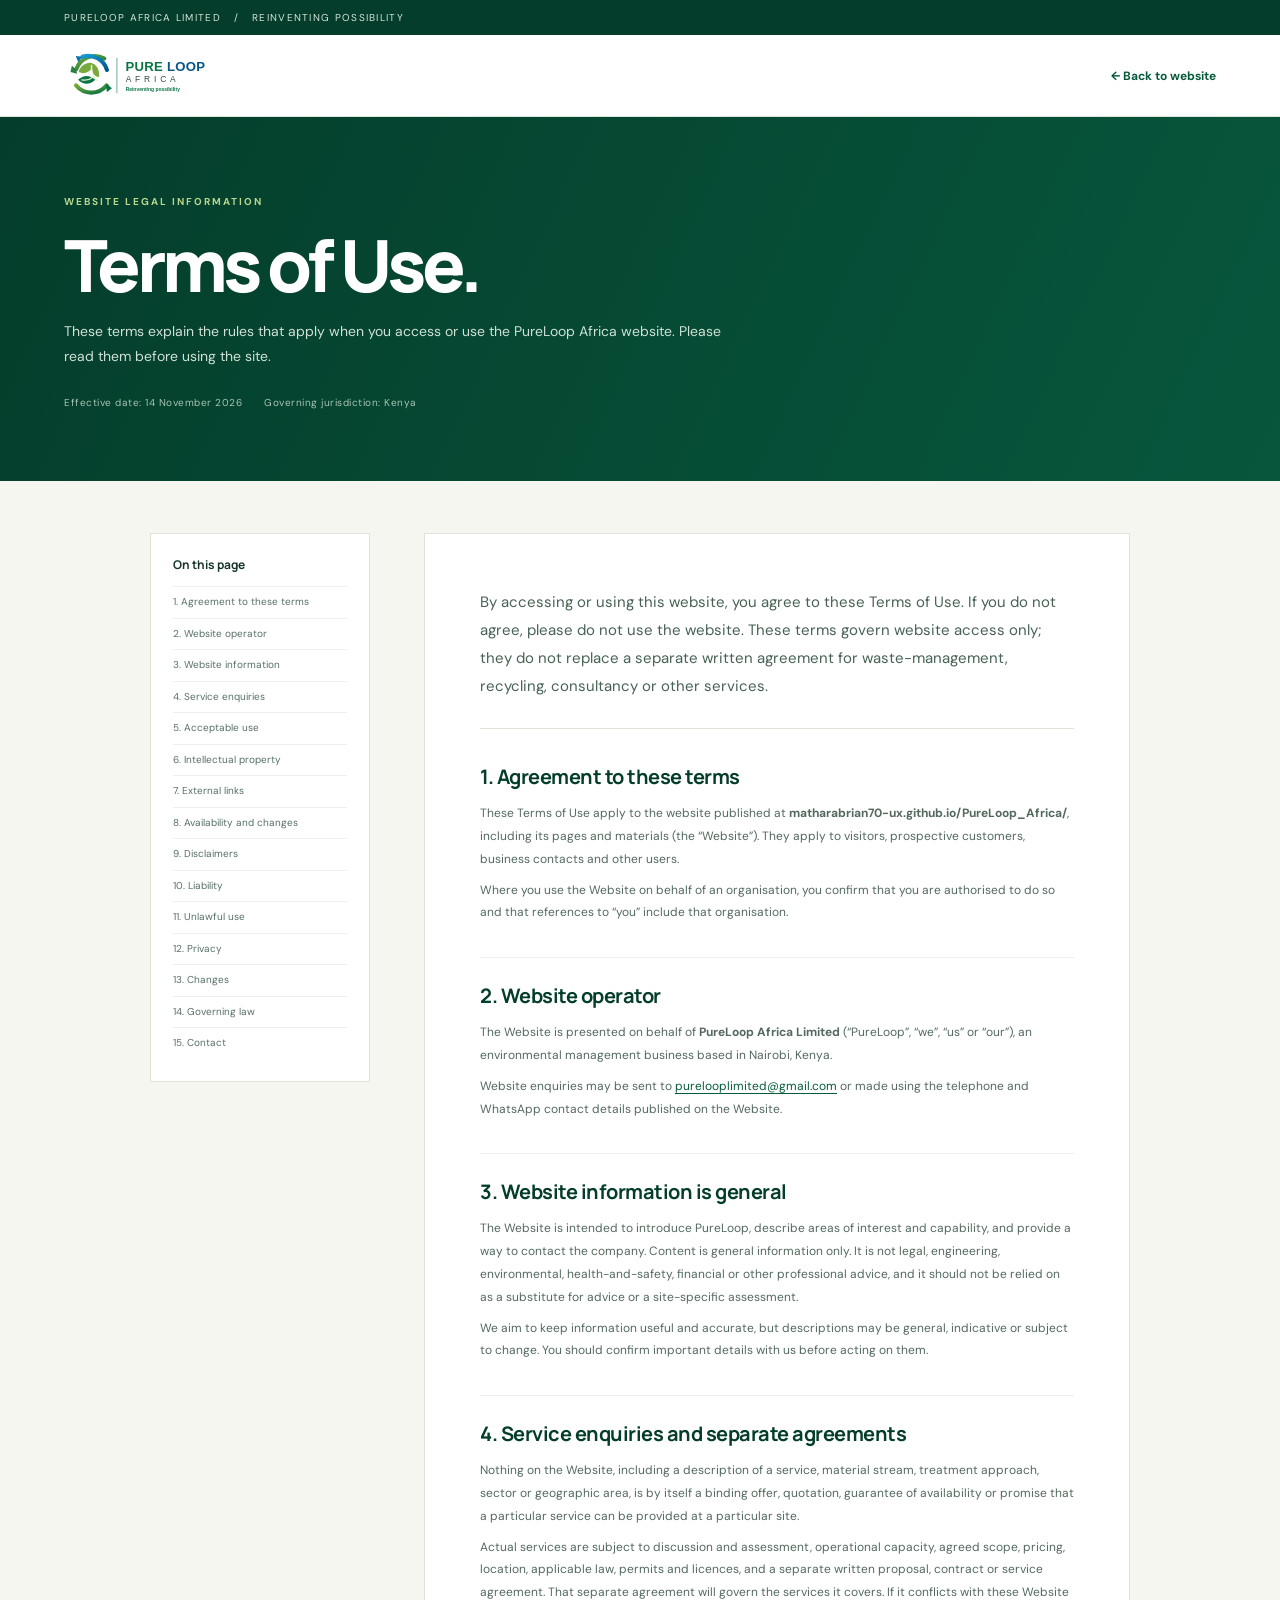
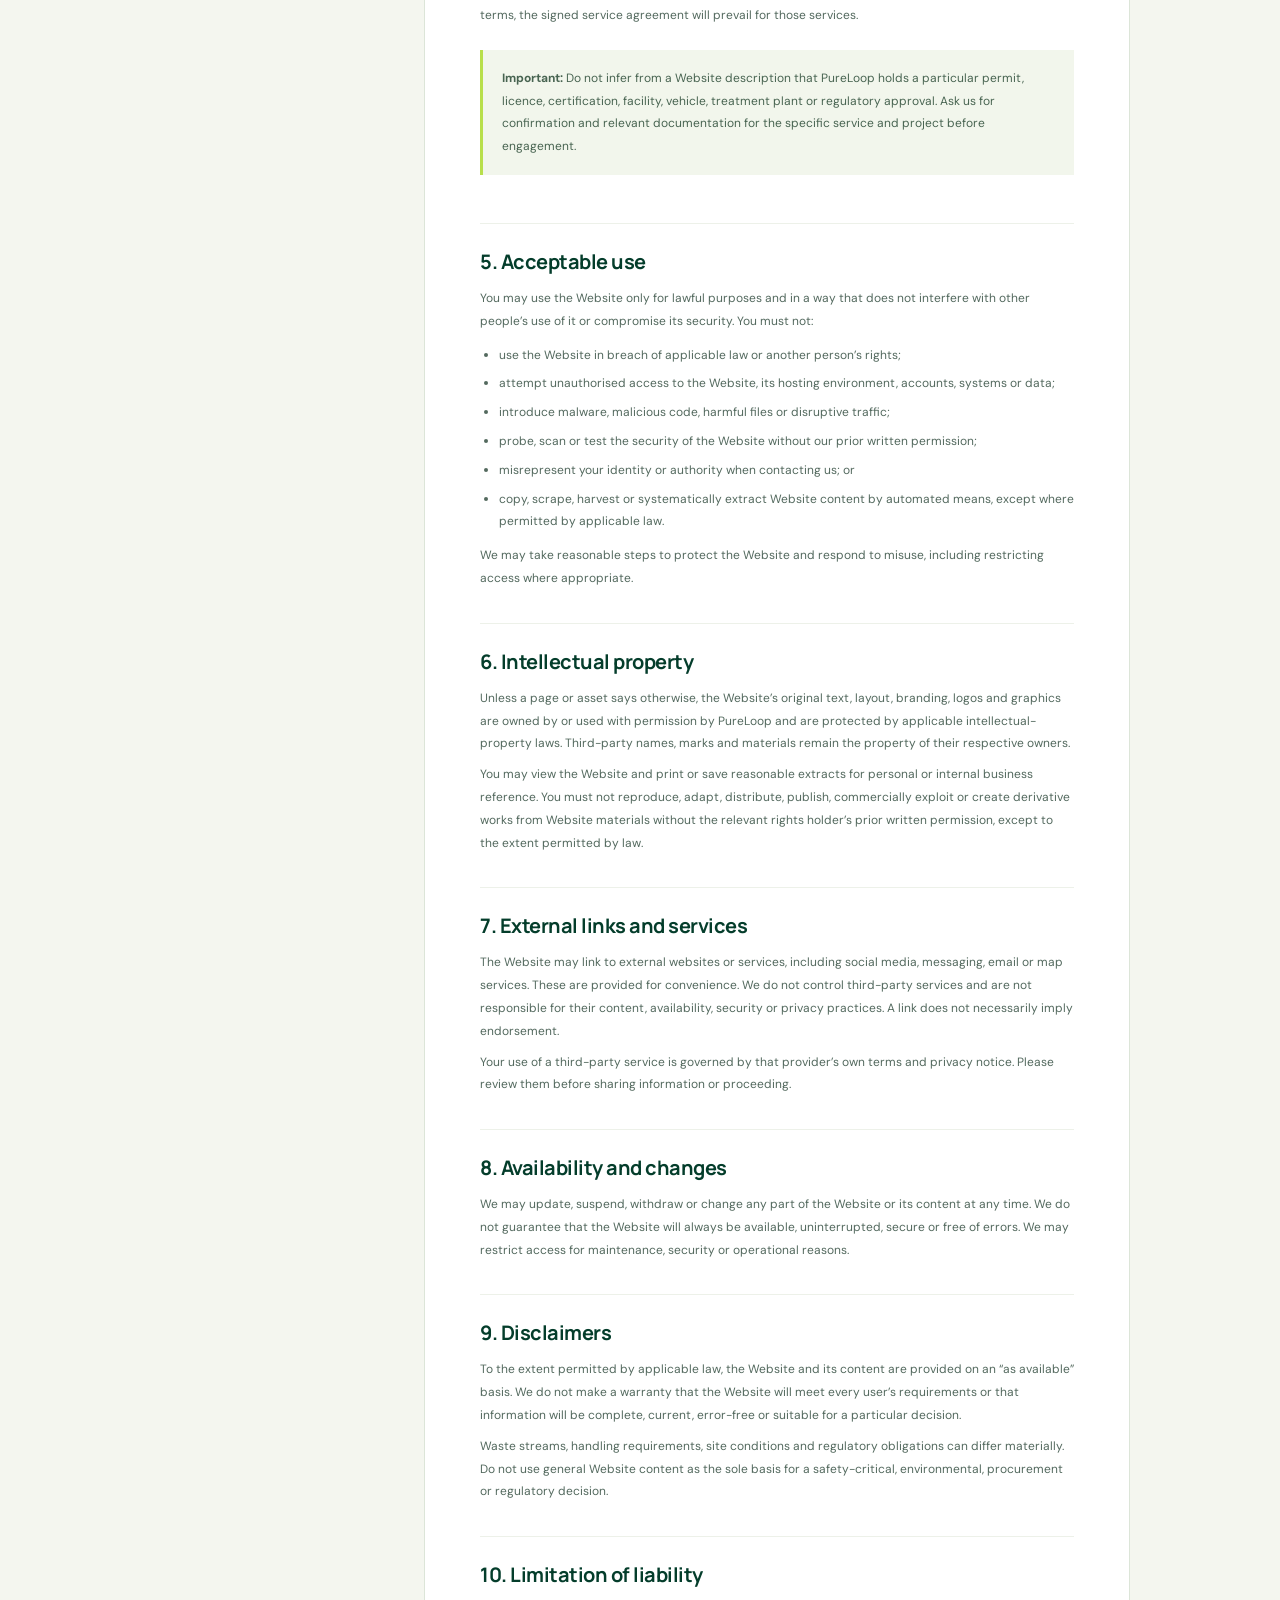
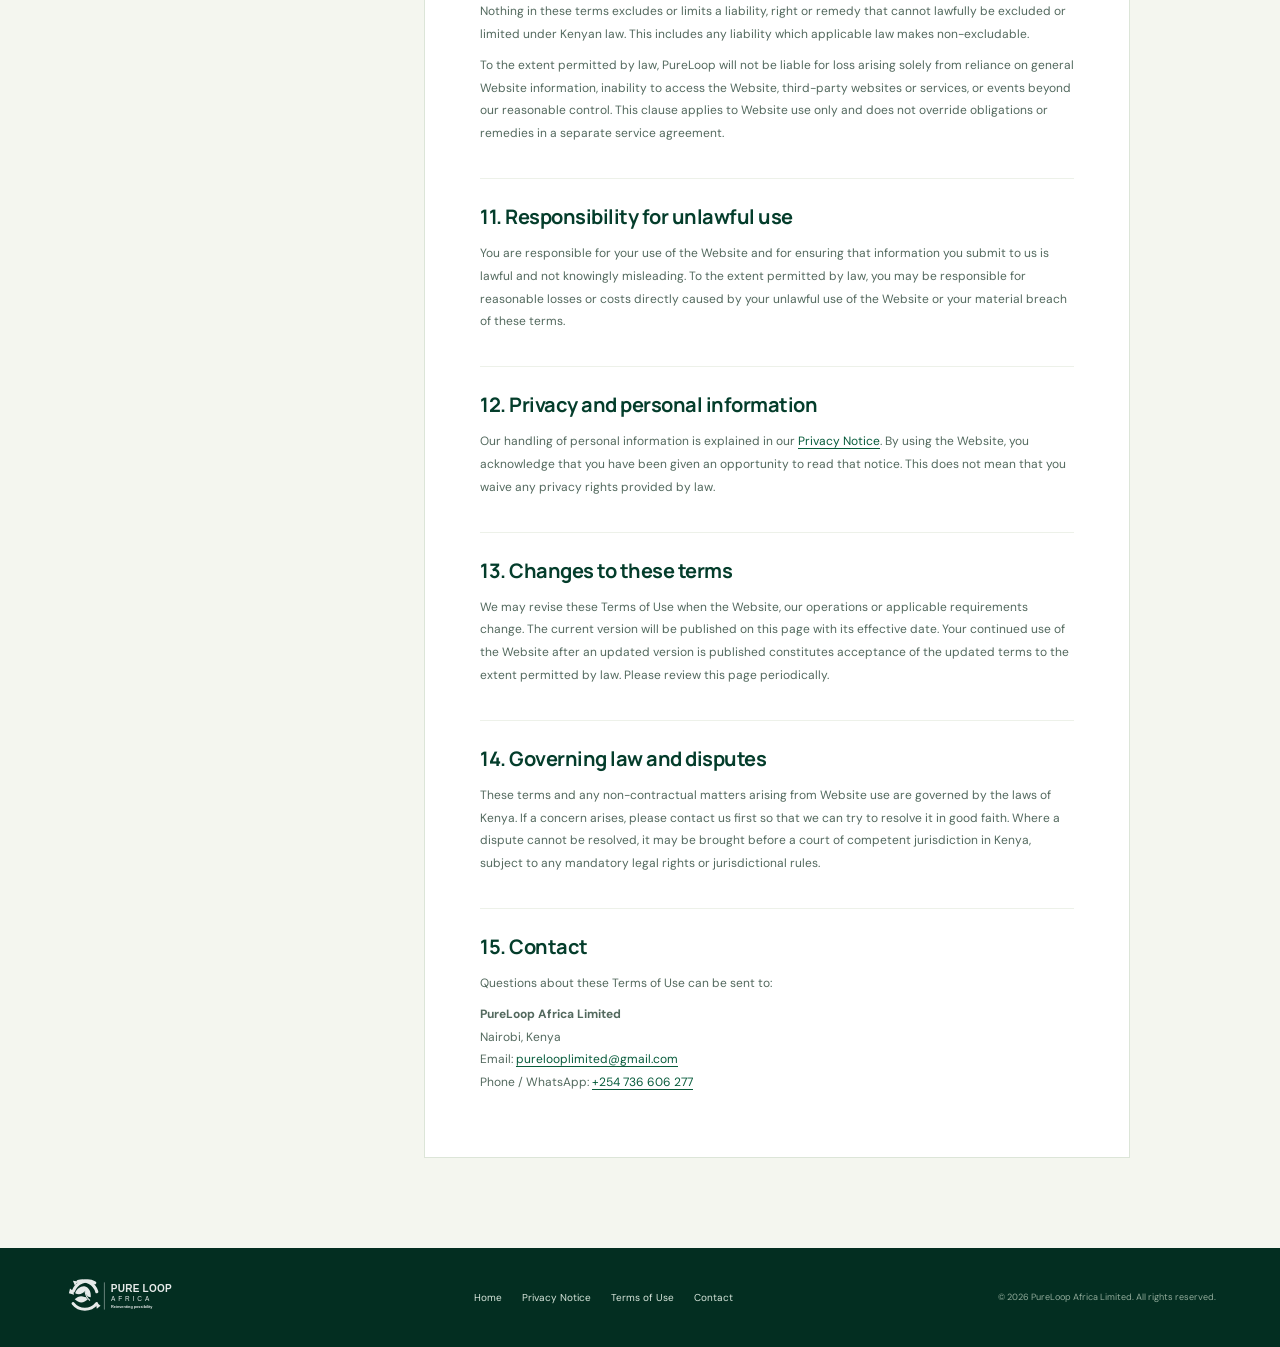
<file: terms.html>
<!doctype html>
<html lang="en">
<head>
<meta charset="utf-8"><meta name="viewport" content="width=device-width,initial-scale=1">
<title>Website Terms of Use | PureLoop Africa</title>
<meta name="description" content="Read the terms governing access to and use of the PureLoop Africa Limited website.">
<meta name="theme-color" content="#075b3b">
<link rel="canonical" href="https://matharabrian70-ux.github.io/PureLoop_Africa/terms.html">
<link rel="icon" type="image/svg+xml" href="assets/favicon.svg">
<link rel="preconnect" href="https://fonts.googleapis.com"><link rel="preconnect" href="https://fonts.gstatic.com" crossorigin>
<link href="https://fonts.googleapis.com/css2?family=DM+Sans:wght@400;500;600;700&family=Manrope:wght@400;500;600;700;800&display=swap" rel="stylesheet">
<link rel="stylesheet" href="legal.css">
</head>
<body>
<div class="topline">PureLoop Africa Limited &nbsp; / &nbsp; Reinventing possibility</div>
<header><a class="brand" href="index.html" aria-label="PureLoop Africa home"><img src="assets/logo.svg" alt="PureLoop Africa"></a><a class="back" href="index.html">← Back to website</a></header>
<section class="hero"><div class="eyebrow">Website legal information</div><h1>Terms of Use.</h1><p>These terms explain the rules that apply when you access or use the PureLoop Africa website. Please read them before using the site.</p><div class="meta"><span>Effective date: 14 November 2026</span><span>Governing jurisdiction: Kenya</span></div></section>
<main>
<aside class="toc" aria-label="Contents"><strong>On this page</strong>
<a href="#agreement">1. Agreement to these terms</a><a href="#operator">2. Website operator</a><a href="#purpose">3. Website information</a><a href="#services">4. Service enquiries</a><a href="#conduct">5. Acceptable use</a><a href="#ownership">6. Intellectual property</a><a href="#links">7. External links</a><a href="#availability">8. Availability and changes</a><a href="#disclaimer">9. Disclaimers</a><a href="#liability">10. Liability</a><a href="#indemnity">11. Unlawful use</a><a href="#privacy">12. Privacy</a><a href="#changes">13. Changes</a><a href="#law">14. Governing law</a><a href="#contact">15. Contact</a></aside>
<article class="content">
<p class="intro">By accessing or using this website, you agree to these Terms of Use. If you do not agree, please do not use the website. These terms govern website access only; they do not replace a separate written agreement for waste-management, recycling, consultancy or other services.</p>
<section id="agreement"><h2>1. Agreement to these terms</h2><p>These Terms of Use apply to the website published at <strong>matharabrian70-ux.github.io/PureLoop_Africa/</strong>, including its pages and materials (the “Website”). They apply to visitors, prospective customers, business contacts and other users.</p><p>Where you use the Website on behalf of an organisation, you confirm that you are authorised to do so and that references to “you” include that organisation.</p></section>
<section id="operator"><h2>2. Website operator</h2><p>The Website is presented on behalf of <strong>PureLoop Africa Limited</strong> (“PureLoop”, “we”, “us” or “our”), an environmental management business based in Nairobi, Kenya.</p><p>Website enquiries may be sent to <a href="mailto:purelooplimited@gmail.com">purelooplimited@gmail.com</a> or made using the telephone and WhatsApp contact details published on the Website.</p></section>
<section id="purpose"><h2>3. Website information is general</h2><p>The Website is intended to introduce PureLoop, describe areas of interest and capability, and provide a way to contact the company. Content is general information only. It is not legal, engineering, environmental, health-and-safety, financial or other professional advice, and it should not be relied on as a substitute for advice or a site-specific assessment.</p><p>We aim to keep information useful and accurate, but descriptions may be general, indicative or subject to change. You should confirm important details with us before acting on them.</p></section>
<section id="services"><h2>4. Service enquiries and separate agreements</h2><p>Nothing on the Website, including a description of a service, material stream, treatment approach, sector or geographic area, is by itself a binding offer, quotation, guarantee of availability or promise that a particular service can be provided at a particular site.</p><p>Actual services are subject to discussion and assessment, operational capacity, agreed scope, pricing, location, applicable law, permits and licences, and a separate written proposal, contract or service agreement. That separate agreement will govern the services it covers. If it conflicts with these Website terms, the signed service agreement will prevail for those services.</p><div class="notice"><p><strong>Important:</strong> Do not infer from a Website description that PureLoop holds a particular permit, licence, certification, facility, vehicle, treatment plant or regulatory approval. Ask us for confirmation and relevant documentation for the specific service and project before engagement.</p></div></section>
<section id="conduct"><h2>5. Acceptable use</h2><p>You may use the Website only for lawful purposes and in a way that does not interfere with other people’s use of it or compromise its security. You must not:</p><ul><li>use the Website in breach of applicable law or another person’s rights;</li><li>attempt unauthorised access to the Website, its hosting environment, accounts, systems or data;</li><li>introduce malware, malicious code, harmful files or disruptive traffic;</li><li>probe, scan or test the security of the Website without our prior written permission;</li><li>misrepresent your identity or authority when contacting us; or</li><li>copy, scrape, harvest or systematically extract Website content by automated means, except where permitted by applicable law.</li></ul><p>We may take reasonable steps to protect the Website and respond to misuse, including restricting access where appropriate.</p></section>
<section id="ownership"><h2>6. Intellectual property</h2><p>Unless a page or asset says otherwise, the Website’s original text, layout, branding, logos and graphics are owned by or used with permission by PureLoop and are protected by applicable intellectual-property laws. Third-party names, marks and materials remain the property of their respective owners.</p><p>You may view the Website and print or save reasonable extracts for personal or internal business reference. You must not reproduce, adapt, distribute, publish, commercially exploit or create derivative works from Website materials without the relevant rights holder’s prior written permission, except to the extent permitted by law.</p></section>
<section id="links"><h2>7. External links and services</h2><p>The Website may link to external websites or services, including social media, messaging, email or map services. These are provided for convenience. We do not control third-party services and are not responsible for their content, availability, security or privacy practices. A link does not necessarily imply endorsement.</p><p>Your use of a third-party service is governed by that provider’s own terms and privacy notice. Please review them before sharing information or proceeding.</p></section>
<section id="availability"><h2>8. Availability and changes</h2><p>We may update, suspend, withdraw or change any part of the Website or its content at any time. We do not guarantee that the Website will always be available, uninterrupted, secure or free of errors. We may restrict access for maintenance, security or operational reasons.</p></section>
<section id="disclaimer"><h2>9. Disclaimers</h2><p>To the extent permitted by applicable law, the Website and its content are provided on an “as available” basis. We do not make a warranty that the Website will meet every user’s requirements or that information will be complete, current, error-free or suitable for a particular decision.</p><p>Waste streams, handling requirements, site conditions and regulatory obligations can differ materially. Do not use general Website content as the sole basis for a safety-critical, environmental, procurement or regulatory decision.</p></section>
<section id="liability"><h2>10. Limitation of liability</h2><p>Nothing in these terms excludes or limits a liability, right or remedy that cannot lawfully be excluded or limited under Kenyan law. This includes any liability which applicable law makes non-excludable.</p><p>To the extent permitted by law, PureLoop will not be liable for loss arising solely from reliance on general Website information, inability to access the Website, third-party websites or services, or events beyond our reasonable control. This clause applies to Website use only and does not override obligations or remedies in a separate service agreement.</p></section>
<section id="indemnity"><h2>11. Responsibility for unlawful use</h2><p>You are responsible for your use of the Website and for ensuring that information you submit to us is lawful and not knowingly misleading. To the extent permitted by law, you may be responsible for reasonable losses or costs directly caused by your unlawful use of the Website or your material breach of these terms.</p></section>
<section id="privacy"><h2>12. Privacy and personal information</h2><p>Our handling of personal information is explained in our <a href="privacy.html">Privacy Notice</a>. By using the Website, you acknowledge that you have been given an opportunity to read that notice. This does not mean that you waive any privacy rights provided by law.</p></section>
<section id="changes"><h2>13. Changes to these terms</h2><p>We may revise these Terms of Use when the Website, our operations or applicable requirements change. The current version will be published on this page with its effective date. Your continued use of the Website after an updated version is published constitutes acceptance of the updated terms to the extent permitted by law. Please review this page periodically.</p></section>
<section id="law"><h2>14. Governing law and disputes</h2><p>These terms and any non-contractual matters arising from Website use are governed by the laws of Kenya. If a concern arises, please contact us first so that we can try to resolve it in good faith. Where a dispute cannot be resolved, it may be brought before a court of competent jurisdiction in Kenya, subject to any mandatory legal rights or jurisdictional rules.</p></section>
<section id="contact"><h2>15. Contact</h2><p>Questions about these Terms of Use can be sent to:</p><p><strong>PureLoop Africa Limited</strong><br>Nairobi, Kenya<br>Email: <a href="mailto:purelooplimited@gmail.com">purelooplimited@gmail.com</a><br>Phone / WhatsApp: <a href="https://wa.me/254736606277" rel="noopener">+254 736 606 277</a></p></section>
</article>
</main>
<footer><a href="index.html"><img src="assets/logo.svg" alt="PureLoop Africa"></a><nav><a href="index.html">Home</a><a href="privacy.html">Privacy Notice</a><a href="terms.html">Terms of Use</a><a href="mailto:purelooplimited@gmail.com">Contact</a></nav><small>© 2026 PureLoop Africa Limited. All rights reserved.</small></footer>
</body></html>
</file>
<file: styles.css>
:root{--g:#075b3b;--d:#043d2b;--lime:#b8df4b;--ink:#102b22;--muted:#61736a;--cream:#f4f6ef;--line:#d8e1d5;--font:'DM Sans',sans-serif;--display:'Manrope',sans-serif}*{box-sizing:border-box}html{scroll-behavior:smooth;scroll-padding-top:85px}body{margin:0;background:var(--cream);color:var(--ink);font-family:var(--font);-webkit-font-smoothing:antialiased}a{color:inherit;text-decoration:none}.announce{height:32px;background:#043c2b;color:#d9e8d9;padding:0 5%;display:flex;justify-content:space-between;align-items:center;font-size:9px;letter-spacing:.15em}.announce span{letter-spacing:.02em;color:#b6cfbf}header{height:86px;padding:0 5%;background:white;display:flex;justify-content:space-between;align-items:center;position:sticky;top:0;z-index:20;box-shadow:0 4px 24px #173c2910}.brand img{width:205px;display:block}header nav{display:flex;gap:32px;align-items:center;font-size:12px;font-weight:600}header nav a{color:#375147}header nav a:hover{color:#0b8757}.navbtn{padding:14px 19px;background:var(--g);color:#fff}.menu{display:none}.hero{min-height:690px;background:linear-gradient(115deg,#043d2b 10%,#07573d 68%,#063e30);color:white;position:relative;overflow:hidden;display:flex;align-items:center;padding:85px 5%}.hero:after{content:'';position:absolute;width:560px;height:560px;border:1px solid #b9df4b33;border-radius:50%;right:1%;top:8%;box-shadow:0 0 0 60px #ffffff08,0 0 0 120px #ffffff05}.hero-copy{position:relative;z-index:2;width:52%;max-width:660px}.hero label,.services label,.impact label,.contact label,.hse label,.circular label,.sdg label,.why label,.two label{font-size:10px;letter-spacing:.17em;font-weight:700;color:#a8cc6b}.hero h1{font:700 clamp(56px,6vw,86px)/1.02 var(--display);letter-spacing:-.065em;margin:25px 0}.hero h1 em,.services h2 em,.impact h2 em,.circular h2 em,.sectors h2 em,.sdg h2 em,.why h2 em,.hse h2 em,.contact h2 em{font-style:normal;color:var(--lime)}.hero-copy>p{color:#c2d6cb;font-size:15px;line-height:1.8;max-width:460px}.actions{display:flex;align-items:center;gap:27px;margin:32px 0 68px}.button{display:inline-block;background:var(--lime);color:#173a27;padding:17px 21px;font-size:12px;font-weight:700;transition:.25s}.button:hover{transform:translateY(-3px);background:#d1f16d}.link{font-size:12px;font-weight:600;color:#dce9e0}.hero-copy>small{font-size:8px;letter-spacing:.14em;color:#87a99a}.hero-visual{position:absolute;z-index:1;right:5%;top:9%;width:40%;height:82%;border-radius:48% 48% 5px 5px;overflow:visible}.hero-visual>img{width:100%;height:100%;object-fit:cover;object-position:center;border:1px solid #d1ee9a66;border-radius:48% 48% 5px 5px;transform:rotate(2deg);box-shadow:0 35px 90px #001f1770}.photo-tag{position:absolute;left:-13%;bottom:8%;padding:15px 19px;background:#f5f7ef;color:var(--ink);display:flex;align-items:center;gap:12px;box-shadow:0 15px 40px #001e1750}.photo-tag>b{width:34px;height:34px;border-radius:50%;background:var(--lime);display:grid;place-items:center}.photo-tag span{font:700 12px var(--display)}.photo-tag small{display:block;font:400 10px var(--font);color:var(--muted);margin-top:3px}.scroll{position:absolute;bottom:23px;left:5%;font-size:8px;letter-spacing:.18em;color:#8eafa0}.ticker{background:var(--lime);padding:18px 0;text-align:center;color:#17432d;font:800 12px var(--display);letter-spacing:.13em;word-spacing:12px;overflow:hidden;white-space:nowrap}.section{padding:110px 8%}.kicker{display:flex;justify-content:space-between;border-bottom:1px solid var(--line);padding-bottom:17px;font-size:9px;letter-spacing:.14em;color:#668074}.kicker span{color:#82968a}.two{display:grid;grid-template-columns:1.1fr .9fr;gap:9%;padding:70px 0 60px}.two h2,.sectors h2,.sdg h2,.why h2{font:700 clamp(42px,5vw,66px)/1.1 var(--display);letter-spacing:-.06em;margin:20px 0}.two h2 em,.sectors h2 em,.sdg h2 em,.why h2 em{font-style:normal;color:#70a63b}.two p{font-size:13px;line-height:1.95;color:var(--muted)}.two .lead{font:600 19px/1.6 var(--display);color:#254c39;margin-top:0}.under{display:inline-block;margin-top:15px;font-size:12px;font-weight:700;border-bottom:1px solid #78a94b;padding-bottom:10px}.principles{display:grid;grid-template-columns:repeat(3,1fr);border-top:1px solid var(--line);border-bottom:1px solid var(--line)}.principles>div{padding:24px 5%;border-right:1px solid var(--line);display:grid;grid-template-columns:40px 1fr;gap:6px 12px}.principles>div:last-child{border:0}.principles b{grid-row:span 2;color:#86ac59;font-size:10px}.principles strong{font:700 17px var(--display)}.principles small{font-size:10px;color:var(--muted)}.services,.impact{background:#063f2e;color:#fff;padding-top:100px;padding-bottom:115px}.services .kicker,.impact .kicker{border-color:#ffffff29;color:#9db9a9}.section-head{display:flex;justify-content:space-between;align-items:end;margin:62px 0 48px}.section-head h2,.impact h2{font:700 clamp(43px,5vw,66px)/1.1 var(--display);letter-spacing:-.06em;margin:17px 0 0}.section-head>p{width:34%;font-size:13px;line-height:1.9;color:#bbd0c3;margin:0 2% 5px 0}.cards{display:grid;grid-template-columns:repeat(3,1fr);border-top:1px solid #ffffff2a;border-left:1px solid #ffffff2a}.cards article{padding:27px 28px 30px;min-height:355px;border-right:1px solid #ffffff2a;border-bottom:1px solid #ffffff2a;background:#ffffff04;transition:.25s}.cards article:hover{background:#ffffff0d;transform:translateY(-4px)}.cards .highlight{background:#0c6847}.cards article>small{font-size:8px;letter-spacing:.16em;color:#a6c4b2}.icon{font-size:42px;color:var(--lime);margin:30px 0 16px}.cards h3{font:700 23px/1.2 var(--display);margin:0 0 12px}.cards p{font-size:11px;line-height:1.8;color:#b2c9ba;min-height:60px}.cards ul{list-style:none;padding:13px 0 0;border-top:1px solid #ffffff20;margin:18px 0 0}.cards li{font-size:10px;color:#d7e4db;padding:5px 0}.cards li:before{content:'+';color:var(--lime);margin-right:9px}.circular{display:grid;grid-template-columns:1fr .9fr;gap:10%;align-items:center;background:#edf1e7}.circle{width:min(400px,35vw);height:min(400px,35vw);border:1px solid #94b97c;border-radius:50%;position:relative;margin:auto;display:grid;place-items:center;background:repeating-conic-gradient(#0a6242 0deg 1deg,transparent 1deg 72deg)}.circle:before{content:'';position:absolute;inset:25px;border:1px dashed #9ab982;border-radius:50%}.center{width:145px;height:145px;background:#fff;border-radius:50%;display:grid;place-content:center;text-align:center;font:800 20px var(--display);color:#075b3b;z-index:2;box-shadow:0 12px 50px #285b3219}.center small{font:600 7px var(--font);letter-spacing:.1em;color:#607c68;margin-top:9px}.circle>span{position:absolute;background:white;padding:12px 13px;box-shadow:0 10px 25px #1c4d2a14;font:700 9px var(--display);letter-spacing:.04em}.c1{top:-7px}.c2{right:-18px;top:26%}.c3{right:3%;bottom:15%}.c4{left:3%;bottom:15%}.c5{left:-18px;top:26%}.circular h2{font:700 clamp(43px,5vw,64px)/1.1 var(--display);letter-spacing:-.06em;margin:23px 0}.circular p,.sdg p,.why>div>p{font-size:13px;line-height:1.95;color:var(--muted);max-width:440px}.sectors{background:white}.sectors .section-head{margin:50px 0 40px}.sectors h2{margin:0}.sectors .section-head>p{color:var(--muted)}.sector-grid{display:grid;grid-template-columns:1fr 1fr;border-top:1px solid var(--line)}.sector-grid>div{padding:20px 10px;border-bottom:1px solid var(--line);display:grid;grid-template-columns:38px 1fr 22px;align-items:center;font-size:10px;color:#83a85a}.sector-grid>div:nth-child(odd){margin-right:30px}.sector-grid>div:nth-child(even){margin-left:30px}.sector-grid b{font:600 14px var(--display);color:var(--ink)}.sector-grid i{font-style:normal;color:#6a9c3f}.impact-grid{display:grid;grid-template-columns:repeat(3,1fr);border:1px solid #ffffff30}.impact-grid article{padding:28px 32px;min-height:300px;border-right:1px solid #ffffff30}.impact-grid article:last-child{border:0}.impact-grid article>span{font-size:9px;color:#a4c26c}.impact-grid .icon{margin:29px 0 17px}.impact-grid h3{font:700 23px/1.2 var(--display);margin:0 0 13px}.impact-grid p{font-size:11px;line-height:1.9;color:#b6cbbd}.csr{margin-top:45px;background:#0b6244;padding:32px 38px;display:grid;grid-template-columns:1fr 1fr;gap:35px;align-items:center}.csr h3{font:700 23px/1.25 var(--display);margin:12px 0}.csr p{font-size:11px;line-height:1.9;color:#d0e0d5}.sdg{background:#eef1e7;display:grid;grid-template-columns:.9fr 1.1fr;gap:9%}.sdg-grid{display:grid;grid-template-columns:1fr 1fr;gap:0 24px;align-content:center}.sdg-grid span{padding:17px 0;border-bottom:1px solid #cbd6c6;font:600 11px var(--display)}.sdg-grid b{font:800 15px var(--display);color:#74a341;margin-right:12px}.why{background:#fff;display:grid;grid-template-columns:.85fr 1.15fr;gap:9%;align-items:center}.why>img{width:100%;height:550px;object-fit:cover}.why h2{font-size:clamp(40px,4.5vw,58px)}.why-list{border-top:1px solid var(--line);margin-top:25px}.why-list p{display:grid;grid-template-columns:38px 1fr;margin:0;padding:15px 0;border-bottom:1px solid var(--line)}.why-list b{font-size:9px;color:#7ea84a}.why-list strong,.why-list small{display:block}.why-list strong{font:700 12px var(--display)}.why-list small{font-size:10px;color:var(--muted);margin-top:4px}.hse{background:#0b6446;color:#fff;display:grid;grid-template-columns:1fr 1fr;gap:9%;align-items:center;padding-top:65px;padding-bottom:65px}.hse h2{font:700 40px/1.1 var(--display);letter-spacing:-.05em;margin:18px 0}.hse p{font-size:12px;line-height:1.9;color:#d1e1d7}.contact{background:#043b2a;color:white;padding-top:85px;padding-bottom:95px}.contact .kicker{color:#a4bdaa;border-color:#ffffff2c}.contact-grid{display:grid;grid-template-columns:1fr .85fr;gap:13%;padding-top:65px}.contact h2{font:700 clamp(55px,6vw,82px)/.98 var(--display);letter-spacing:-.07em;margin:20px 0}.contact-grid>div>p{font-size:13px;line-height:1.85;color:#b8cfc1;max-width:400px;margin:24px 0 30px}.contact aside{background:#f5f7ef;color:var(--ink);padding:29px 32px;align-self:center}.contact aside>label{color:#6d963b}.contact aside>a{display:block;position:relative;border-bottom:1px solid #dce4d9;padding:18px 0;font-size:12px}.contact aside small,.contact aside p small{display:block;font-size:8px;letter-spacing:.13em;color:#718679;margin-bottom:8px}.contact aside strong{font:700 15px var(--display);overflow-wrap:anywhere}.contact aside p{padding:12px 0;border-bottom:1px solid #dce4d9;font-size:11px}.contact aside p:last-child{border:0}footer{background:#032e21;color:#a3b9aa;min-height:100px;padding:24px 5%;display:flex;align-items:center;justify-content:space-between;gap:20px}footer>img{width:145px;filter:brightness(0) invert(1);opacity:.9}footer>span{font-size:8px;letter-spacing:.15em}footer nav{display:flex;gap:23px;font-size:10px}footer small{font-size:9px;color:#718f7f}.top{position:fixed;right:20px;bottom:20px;width:42px;height:42px;border-radius:50%;display:grid;place-items:center;background:var(--lime);color:#173a27;z-index:10;opacity:0;pointer-events:none;transition:.2s}.top.show{opacity:1;pointer-events:auto}@media(max-width:1000px){header nav{gap:17px}.hero-copy{width:57%}.hero-visual{right:2%;width:42%}.section{padding-left:6%;padding-right:6%}.cards article{padding:22px 20px}.circle{width:360px;height:360px}}@media(max-width:760px){.announce{padding:0 5%;font-size:8px}.announce span{display:none}header{height:72px;padding:0 5%}.brand img{width:175px}.menu{display:block;border:0;background:none;color:var(--g);font-size:23px}header nav{display:none;position:absolute;left:0;right:0;top:72px;background:white;padding:15px 6% 25px;box-shadow:0 14px 24px #173c2915;flex-direction:column;align-items:stretch;gap:0}header nav.open{display:flex}header nav a{padding:14px 0;border-bottom:1px solid var(--line)}header nav .navbtn{margin-top:10px;padding:14px 18px}.hero{min-height:820px;padding:65px 6% 50px;align-items:flex-start}.hero-copy{width:100%}.hero h1{font-size:clamp(54px,12vw,78px)}.hero-copy>p{font-size:14px;max-width:390px}.actions{margin:25px 0 40px;gap:17px;flex-wrap:wrap}.hero-visual{top:auto;bottom:35px;right:4%;width:65%;height:42%;opacity:.9}.photo-tag{left:-16%;bottom:0;padding:12px}.hero:after{width:320px;height:320px;top:auto;bottom:70px;right:0}.scroll{bottom:12px}.section{padding:76px 6%}.kicker{font-size:8px}.two{grid-template-columns:1fr;gap:15px;padding:46px 0}.two h2,.sectors h2,.sdg h2{font-size:47px}.two .lead{font-size:17px}.principles{grid-template-columns:1fr}.principles>div{border-right:0;border-bottom:1px solid var(--line);padding:17px 7px}.principles>div:last-child{border-bottom:0}.services,.impact{padding-top:75px;padding-bottom:80px}.section-head{display:block;margin:45px 0 33px}.section-head h2,.impact h2{font-size:48px}.section-head>p{width:100%;margin:24px 0 0}.cards{grid-template-columns:1fr 1fr}.cards article{padding:19px 15px;min-height:355px}.cards h3{font-size:19px}.cards p{min-height:105px}.circular{grid-template-columns:1fr;gap:35px}.circle{width:min(330px,82vw);height:min(330px,82vw)}.center{width:125px;height:125px}.circle>span{font-size:8px;padding:10px}.c2{right:-12px}.c5{left:-12px}.circular h2{font-size:47px}.sectors .section-head{margin-top:43px}.sector-grid>div:nth-child(n){margin:0}.sector-grid>div{grid-template-columns:31px 1fr 15px;padding:17px 3px}.sector-grid b{font-size:11px}.impact-grid{grid-template-columns:1fr}.impact-grid article{min-height:250px;border-right:0;border-bottom:1px solid #ffffff30;padding:24px}.impact-grid article:last-child{border-bottom:0}.impact-grid .icon{margin:22px 0 14px}.csr{grid-template-columns:1fr;gap:10px;padding:25px}.csr p{margin:0}.sdg{grid-template-columns:1fr;gap:28px}.sdg-grid{gap:0 12px}.sdg-grid span{font-size:10px}.sdg-grid b{margin-right:7px}.why{grid-template-columns:1fr;gap:32px}.why>img{height:390px}.why h2{font-size:43px}.hse{grid-template-columns:1fr;gap:10px}.hse h2{font-size:36px}.contact{padding-top:65px;padding-bottom:75px}.contact-grid{grid-template-columns:1fr;gap:35px;padding-top:48px}.contact h2{font-size:65px}.contact aside{padding:24px}.contact aside strong{font-size:14px}footer{padding:25px 6%;flex-wrap:wrap;gap:15px}footer>span{display:none}footer nav{order:3;width:100%;justify-content:space-between}footer small{margin-left:auto}}@media(max-width:420px){.hero{min-height:790px}.hero h1{font-size:52px}.hero-copy>small{font-size:7px}.hero-visual{width:73%;height:39%;right:2%}.cards{grid-template-columns:1fr}.cards article{min-height:auto}.cards p{min-height:0}.sector-grid{grid-template-columns:1fr}.sdg-grid{grid-template-columns:1fr}.contact h2{font-size:57px}}@media(prefers-reduced-motion:reduce){html{scroll-behavior:auto}*,*:before,*:after{transition-duration:.01ms!important}}
/* Company purpose and leadership */
.purpose{background:#edf1e7;padding-top:94px;padding-bottom:96px}
.purpose .kicker{color:#698173}
.purpose-heading{max-width:720px;margin:53px 0 38px}
.purpose-heading h2,.leadership h2{font:700 clamp(42px,5vw,64px)/1.08 var(--display);letter-spacing:-.06em;margin:18px 0}
.purpose-heading h2 em,.leadership h2 em{font-style:normal;color:#70a63b}
.purpose-heading label,.leadership label{font-size:10px;letter-spacing:.17em;font-weight:700;color:#709348}
.purpose-grid{display:grid;grid-template-columns:1fr 1fr;gap:20px}
.purpose-grid article{padding:34px;background:#fff;border:1px solid #dce5d8}
.purpose-grid article>span,.values>span{font-size:9px;letter-spacing:.16em;font-weight:700;color:#78a447}
.purpose-grid h3{font:700 25px/1.2 var(--display);letter-spacing:-.04em;margin:18px 0 12px}
.purpose-grid p{font-size:12px;line-height:1.9;color:var(--muted);margin:0}
.values{display:flex;align-items:center;gap:12px;flex-wrap:wrap;margin-top:23px;padding-top:22px;border-top:1px solid var(--line)}
.values>span{margin-right:12px}.values>b{border:1px solid #cddbc8;border-radius:24px;padding:10px 15px;font-size:10px;color:#315541}
.leadership{background:#fff}
.leadership-head{display:flex;justify-content:space-between;align-items:end;gap:8%;margin:53px 0 40px}
.leadership-head h2{margin:18px 0 0}
.leadership-head>p{max-width:390px;font-size:13px;line-height:1.9;color:var(--muted);margin:0 0 6px}
.team-grid{display:grid;grid-template-columns:repeat(3,1fr);border:1px solid var(--line)}
.team-grid article{padding:29px;border-right:1px solid var(--line);min-height:225px}
.team-grid article:last-child{border:0}
.team-grid article>span{font-size:8px;letter-spacing:.15em;color:#79a343;font-weight:700}
.team-grid h3{font:700 21px var(--display);letter-spacing:-.04em;margin:18px 0 10px}
.team-grid p{font-size:11px;line-height:1.8;color:var(--muted);min-height:58px}
.team-grid a{display:inline-block;font-size:11px;font-weight:700;color:#286948;border-bottom:1px solid #9cbd7d;padding-bottom:7px}
@media(max-width:760px){
.purpose,.leadership{padding-top:76px;padding-bottom:78px}
.purpose-heading{margin:43px 0 28px}
.purpose-heading h2,.leadership h2{font-size:47px}
.purpose-grid{grid-template-columns:1fr;gap:12px}
.purpose-grid article{padding:26px}
.values{gap:8px}.values>span{width:100%;margin:0 0 4px}.values>b{font-size:9px;padding:9px 12px}
.leadership-head{display:block;margin:43px 0 30px}.leadership-head>p{margin-top:22px}
.team-grid{grid-template-columns:1fr}
.team-grid article{min-height:0;border-right:0;border-bottom:1px solid var(--line);padding:25px}
.team-grid article:last-child{border-bottom:0}.team-grid p{min-height:0}
}

/* Legal links in the main site footer */
footer nav{flex-wrap:wrap}@media(max-width:760px){footer nav{justify-content:flex-start;gap:12px 18px}}

/* Mobile footer: keep legal links clear of the floating back-to-top control */
@media(max-width:760px){
  footer{padding-bottom:108px}
  footer small{order:2;width:100%;margin:4px 0 0;text-align:left}
  footer nav{
    order:3;
    display:grid;
    grid-template-columns:repeat(3,minmax(0,1fr));
    width:100%;
    justify-content:initial;
    align-items:start;
    gap:13px 16px;
    margin-top:4px
  }
  footer nav a{
    display:block;
    min-width:0;
    font-size:11px;
    line-height:1.45;
    overflow-wrap:anywhere
  }
}
@media(max-width:420px){
  footer nav{grid-template-columns:repeat(2,minmax(0,1fr));gap:12px 18px}
}

/* Editorial section introductions — varied treatments replace the repeated kicker bars */
.editorial-kicker{
  display:flex;align-items:center;gap:15px;margin:0 0 58px;padding:0;border:0;
}
.editorial-kicker__number{
  width:42px;height:42px;display:grid;place-items:center;flex:0 0 42px;
  background:var(--lime);color:#163d2b;border-radius:3px;
  font:800 13px var(--display);letter-spacing:.02em;
}
.editorial-kicker__title{
  color:var(--ink);font:800 13px var(--display);letter-spacing:.065em;text-transform:uppercase;
}
.editorial-kicker__note{
  margin-left:auto;color:#71857a;font:500 12px var(--font);letter-spacing:.01em;
}
.editorial-kicker--services{margin-bottom:53px}
.editorial-kicker--services .editorial-kicker__number{
  background:transparent;color:var(--lime);border:1px solid #a5c776;border-radius:50%;
  width:46px;height:46px;flex-basis:46px;font:700 15px var(--display)
}
.editorial-kicker--services .editorial-kicker__title{color:#fff;font-size:14px;letter-spacing:.035em}
.editorial-kicker--services .editorial-kicker__note{color:#c0d4c6}
.purpose-label{
  display:inline-flex;align-items:center;gap:10px;padding:9px 13px;
  border:1px solid #d7e1d2;background:#f8faf5;border-radius:3px;
  color:#315c40!important;font-size:11px!important;letter-spacing:.055em!important;
}
.purpose-label>span{color:#78a847;font-size:16px}
.purpose-label small{padding-left:10px;border-left:1px solid #d7e1d2;color:#718579;font:500 10px var(--font);letter-spacing:.025em}
.sector-prelude{display:flex;align-items:center;gap:12px;margin:0 0 38px}
.sector-prelude__mark{width:9px;height:9px;flex:0 0 9px;background:#83ad4d;border-radius:50%;box-shadow:0 0 0 5px #eef4e7}
.sector-prelude strong{font:800 12px var(--display);letter-spacing:.07em;text-transform:uppercase;color:#376149}
.sector-prelude small{margin-left:auto;color:#7b8e83;font:500 11px var(--font)}
.impact-prelude{display:flex;align-items:center;justify-content:space-between;gap:20px;margin:0 0 55px}
.impact-prelude__title{display:flex;align-items:center;gap:15px}
.impact-prelude__title>span{width:43px;height:43px;display:grid;place-items:center;background:#0e6949;color:var(--lime);font:800 13px var(--display);border-radius:3px}
.impact-prelude__title strong{font:700 15px var(--display);color:#fff;letter-spacing:.02em}
.impact-prelude__themes{display:flex;gap:8px;flex-wrap:wrap}
.impact-prelude__themes span{border:1px solid #ffffff35;border-radius:30px;padding:8px 13px;color:#d4e3d9;font:500 11px var(--font)}
.team-prelude{display:flex;align-items:center;gap:14px;margin:0 0 53px}
.team-prelude__number{font:800 38px/.95 var(--display);letter-spacing:-.07em;color:#8db85b}
.team-prelude>div{padding-left:14px;border-left:1px solid #d8e2d5}
.team-prelude strong,.team-prelude small{display:block}
.team-prelude strong{font:800 12px var(--display);letter-spacing:.07em;text-transform:uppercase;color:#365c43}
.team-prelude small{margin-top:5px;color:#829187;font:500 11px var(--font)}
.contact-prelude{display:flex;align-items:center;gap:12px;margin:0 0 48px;padding:0 0 20px;border-bottom:1px solid #ffffff2b}
.contact-prelude__mark{width:9px;height:9px;flex:0 0 9px;background:var(--lime);border-radius:50%;box-shadow:0 0 0 5px #ffffff12}
.contact-prelude strong{font:800 12px var(--display);letter-spacing:.1em;text-transform:uppercase;color:#e7f0e9}
.contact-prelude small{margin-left:auto;color:#a9c4b4;font:500 12px var(--font)}
@media(max-width:760px){
  .editorial-kicker{gap:11px;margin-bottom:43px;flex-wrap:wrap}
  .editorial-kicker__number{width:36px;height:36px;flex-basis:36px}
  .editorial-kicker__title{font-size:11px}
  .editorial-kicker__note{width:100%;margin:0 0 0 47px;font-size:11px}
  .editorial-kicker--services .editorial-kicker__note{margin-left:57px}
  .purpose-label{flex-wrap:wrap;gap:7px 9px}
  .purpose-label small{font-size:9px}
  .sector-prelude{align-items:flex-start;flex-wrap:wrap;margin-bottom:29px}
  .sector-prelude small{width:100%;margin-left:21px}
  .impact-prelude{align-items:flex-start;flex-direction:column;margin-bottom:40px;gap:17px}
  .impact-prelude__themes{margin-left:58px}
  .impact-prelude__themes span{padding:7px 11px;font-size:10px}
  .team-prelude{margin-bottom:38px}
  .contact-prelude{margin-bottom:38px;padding-bottom:17px}
  .contact-prelude small{font-size:10px}
}
@media(max-width:420px){
  .editorial-kicker__note{font-size:10px}
  .contact-prelude{flex-wrap:wrap}
  .contact-prelude small{width:100%;margin:0 0 0 21px}
}

/* Chapter numbers are deliberately treated differently in each section */
.sector-prelude__mark{
  width:32px;height:32px;flex:0 0 32px;display:grid;place-items:center;
  border-radius:3px;background:#e8f0df;box-shadow:none;color:#49743c;
  font:800 11px var(--display);letter-spacing:0
}
.contact-prelude__mark{
  width:34px;height:34px;flex:0 0 34px;display:grid;place-items:center;
  border-radius:3px;background:var(--lime);box-shadow:none;color:#173b2b;
  font:800 11px var(--display)
}
@media(max-width:760px){
  .sector-prelude small{margin-left:44px}
  .contact-prelude small{margin-left:46px}
}

.editorial-kicker--about{padding-left:15px;border-left:3px solid #8eaf57}
.editorial-kicker--about .editorial-kicker__number{background:#e7efdc;color:#416b3d}
.editorial-kicker--about .editorial-kicker__title{font-size:14px;letter-spacing:.035em}
@media(max-width:760px){
  .editorial-kicker--about{padding-left:11px}
  .editorial-kicker--about .editorial-kicker__title{font-size:12px}
}
</file>
<file: legal.css>
:root{--g:#075b3b;--d:#043d2b;--lime:#b8df4b;--ink:#17352a;--muted:#64766d;--paper:#f4f6ef;--line:#dce5d8;--display:'Manrope',sans-serif;--body:'DM Sans',sans-serif}
*{box-sizing:border-box}html{scroll-behavior:smooth}body{margin:0;background:var(--paper);color:var(--ink);font-family:var(--body);-webkit-font-smoothing:antialiased}
a{color:var(--g);text-underline-offset:3px}.topline{background:var(--d);color:#d5e6da;padding:11px max(5%,calc((100% - 1180px)/2));font-size:10px;letter-spacing:.13em;text-transform:uppercase}
header{height:82px;background:#fff;border-bottom:1px solid var(--line);display:flex;align-items:center;justify-content:space-between;padding:0 max(5%,calc((100% - 1180px)/2))}
.brand img{display:block;width:190px}.back{font-size:12px;font-weight:700;text-decoration:none;color:var(--g)}
.hero{background:linear-gradient(115deg,#043d2b,#07573d);color:#fff;padding:78px max(5%,calc((100% - 1180px)/2)) 72px}
.hero .eyebrow{font-size:10px;font-weight:700;letter-spacing:.2em;color:#b8d68c;text-transform:uppercase}
.hero h1{font:800 clamp(42px,6vw,72px)/1.04 var(--display);letter-spacing:-.065em;margin:20px 0 16px}
.hero p{font-size:14px;line-height:1.8;color:#d0e1d6;max-width:690px;margin:0}
.meta{display:flex;gap:22px;flex-wrap:wrap;margin-top:27px;font-size:10px;letter-spacing:.05em;color:#a9c4b4}
main{width:min(100% - 40px,980px);margin:52px auto 90px;display:grid;grid-template-columns:220px minmax(0,1fr);gap:54px;align-items:start}
.toc{position:sticky;top:24px;background:#fff;border:1px solid var(--line);padding:22px}
.toc strong{display:block;font:700 12px var(--display);margin-bottom:13px}
.toc a{display:block;padding:8px 0;border-top:1px solid #edf1e9;color:#567064;text-decoration:none;font-size:10px;line-height:1.45}
.toc a:hover{color:var(--g)}
.content{background:#fff;border:1px solid var(--line);padding:clamp(25px,5vw,55px)}
.content .intro{font-size:15px;line-height:1.85;color:#476255;margin:0 0 35px;padding-bottom:28px;border-bottom:1px solid var(--line)}
.content section{padding:0 0 25px;margin:0 0 25px;border-bottom:1px solid #edf1e9;scroll-margin-top:30px}
.content section:last-child{border:0;padding-bottom:0;margin-bottom:0}
.content h2{font:700 20px/1.3 var(--display);letter-spacing:-.025em;margin:0 0 12px;color:var(--d)}
.content p,.content li{font-size:12px;line-height:1.9;color:#53695e}
.content p{margin:8px 0}.content ul{padding-left:19px;margin:8px 0}.content li{padding:3px 0}
.notice{padding:17px 19px;background:#f2f6ec;border-left:3px solid var(--lime);margin:23px 0}
.notice p{margin:0;color:#486451}
footer{background:#032e21;color:#b3c8ba;padding:29px max(5%,calc((100% - 1180px)/2));display:flex;justify-content:space-between;align-items:center;gap:20px;flex-wrap:wrap}
footer img{width:145px;filter:brightness(0) invert(1);opacity:.9}footer nav{display:flex;gap:20px;flex-wrap:wrap}footer a{color:#d7e5db;text-decoration:none;font-size:10px}footer small{font-size:9px;color:#91aa9a}
@media(max-width:800px){main{grid-template-columns:1fr;gap:20px;margin:28px auto 55px}.toc{position:static;display:grid;grid-template-columns:1fr 1fr;gap:0 15px}.toc strong{grid-column:1/-1}.hero{padding-top:58px;padding-bottom:55px}}
@media(max-width:520px){.topline{font-size:8px}header{height:70px}.brand img{width:160px}.hero{padding-top:48px}.hero h1{font-size:43px}.content{padding:24px 20px}.toc{grid-template-columns:1fr 1fr;padding:17px}.content h2{font-size:18px}footer nav{width:100%;gap:14px}}
@media(prefers-reduced-motion:reduce){html{scroll-behavior:auto}}
</file>
